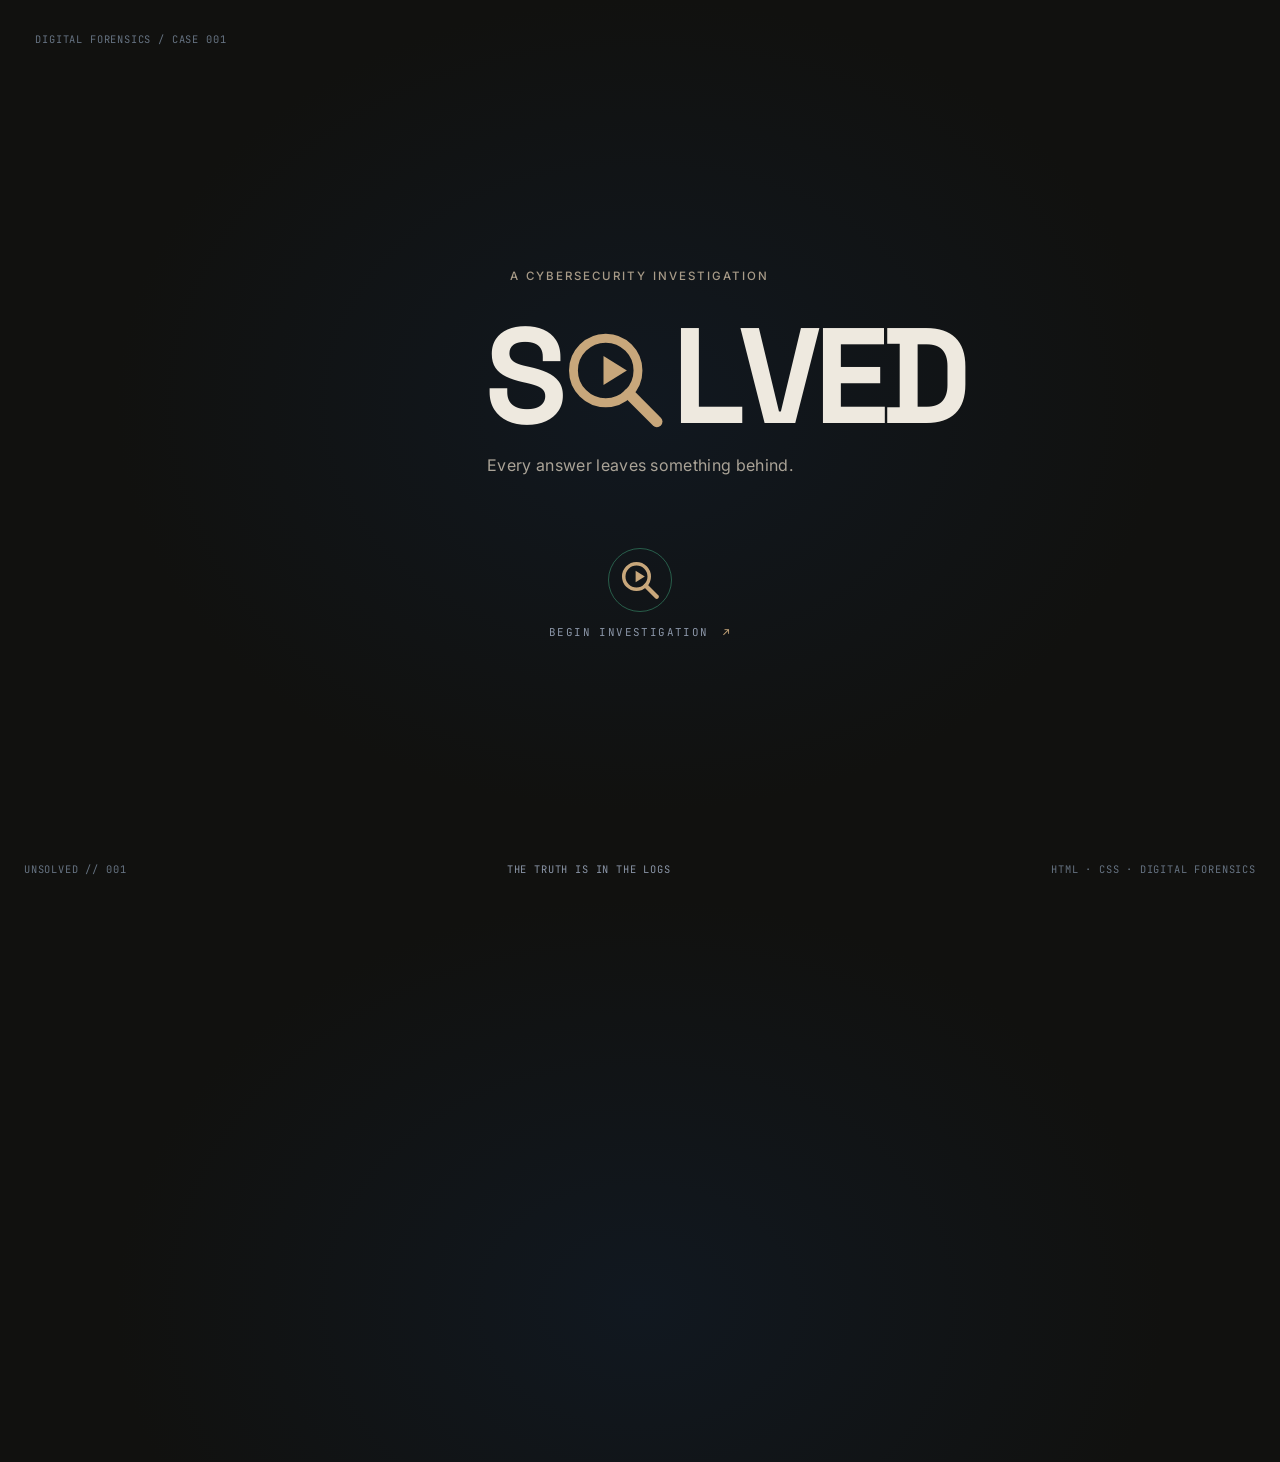
<file: index.html>
<!DOCTYPE html>
<html lang="en">
  <head>
    
    <meta charset="utf-8">
    <meta content="width=device-width, initial-scale=1" name="viewport">
    <meta content="#090b0f" name="theme-color">
    <meta content="UNSOLVED — a digital forensics investigation." name="description">
    <title>UNSOLVED — Every answer leaves something behind</title>
    <link href="https://fonts.googleapis.com" rel="preconnect">
    <link crossorigin href="https://fonts.gstatic.com" rel="preconnect">
    <link href="https://fonts.googleapis.com/css2?family=Inter:wght@400;500;600;700&amp;family=JetBrains+Mono:wght@400;500;600&amp;family=Space+Grotesk:wght@400;500;600;700&amp;display=swap" rel="stylesheet">
    
    <link href="css/variables.css" rel="stylesheet">
    <link href="css/main.css" rel="stylesheet">
    <link href="css/pages/intro.css" rel="stylesheet">
  </head>
  <body class="intro-page">
    
    <main class="intro-shell">
      <div class="intro-meta"><span class="status-dot"></span> DIGITAL FORENSICS / CASE 001</div>
      <div class="intro-center">
        <p class="eyebrow reveal">A CYBERSECURITY INVESTIGATION</p>
        <h1 class="brand-title"><span aria-hidden="true" class="fall-letter">U</span> <span aria-hidden="true" class="fall-letter">N</span> <span>S</span> <a aria-label="Begin investigation" class="brand-lens" href="pages/investigation.html" title="Begin investigation"><svg aria-hidden="true" viewbox="0 0 100 100"><circle cx="42" cy="42" fill="none" r="29" stroke="currentColor" stroke-width="8"></circle> <path d="M63 63 L88 88" fill="none" stroke="currentColor" stroke-linecap="round" stroke-width="10"></path> <path d="M36 29 L36 55 L57 42 Z" fill="currentColor" transform="translate(4 0)"></path></svg></a> <span>L</span> <span>V</span> <span>E</span> <span>D</span></h1>
        <p class="intro-tagline">Every answer leaves something behind.</p>
        <a aria-label="Begin investigation" class="start-control" href="pages/investigation.html"><span aria-hidden="true" class="start-lens"><svg viewbox="0 0 100 100"><circle cx="42" cy="42" fill="none" r="29" stroke="currentColor" stroke-width="8"></circle> <path d="M63 63 L88 88" fill="none" stroke="currentColor" stroke-linecap="round" stroke-width="10"></path> <path d="M36 29 L36 55 L57 42 Z" fill="currentColor" transform="translate(4 0)"></path></svg></span> <span class="start-label">BEGIN INVESTIGATION <span aria-hidden="true">↗</span></span></a>
      </div>
      <footer class="intro-footer"><span>UNSOLVED // 001</span> <span>THE TRUTH IS IN THE LOGS</span> <span>HTML · CSS · DIGITAL FORENSICS</span></footer>
    </main>
  </body>
</html>
</file>
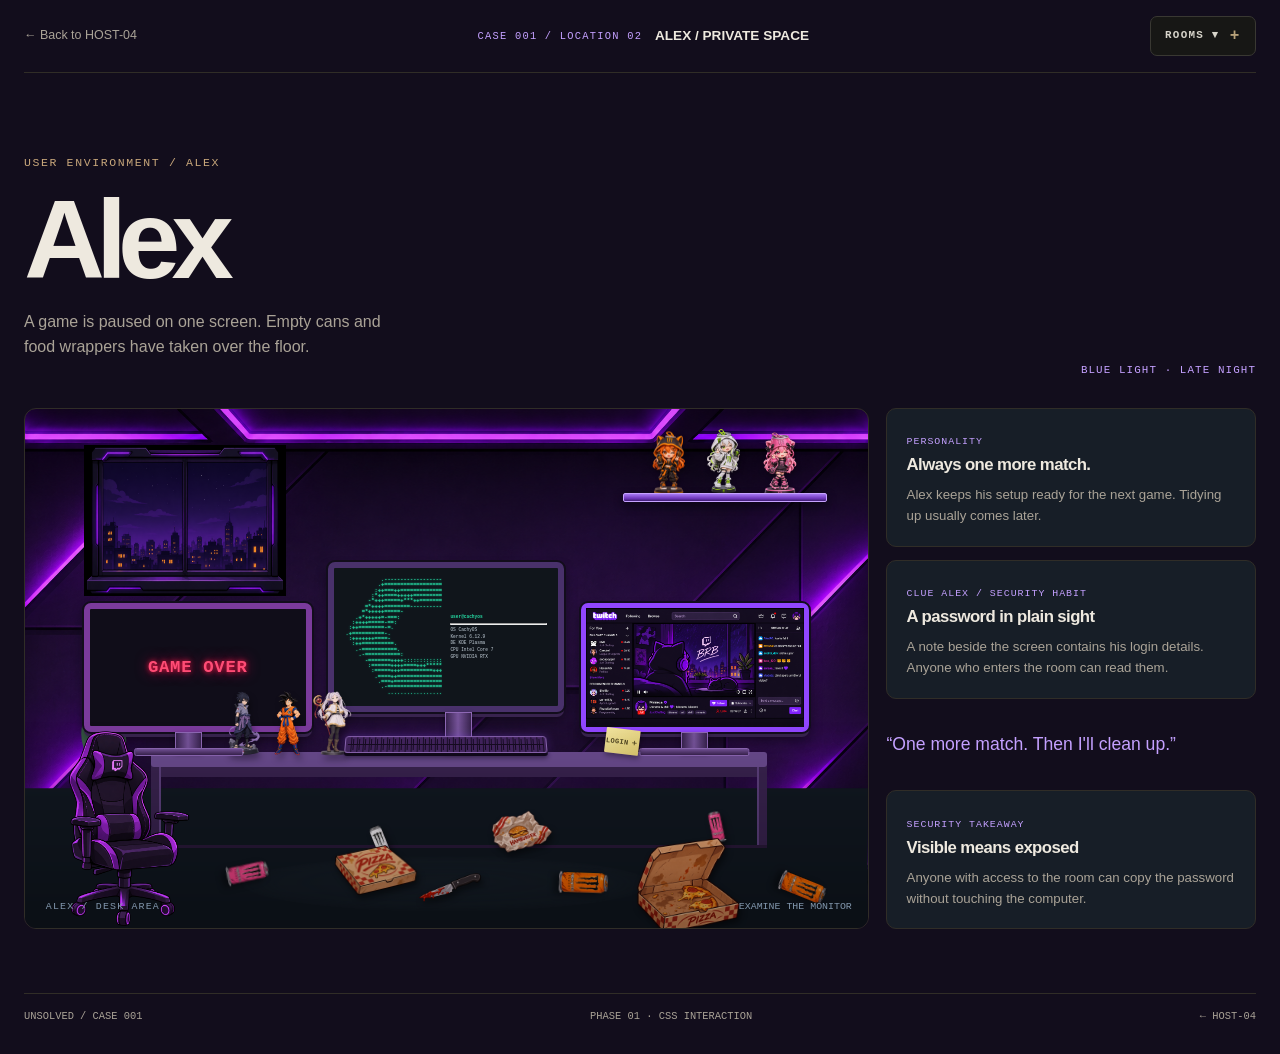
<file: pages/alex.html>
<!DOCTYPE html>
<html lang="en">
  <head>
    
    <meta charset="utf-8">
    <meta content="width=device-width, initial-scale=1" name="viewport">
    <meta content="#171511" name="theme-color">
    <title>Alex's room · Case 001 | UNSOLVED</title>
    
    <link href="../css/variables.css" rel="stylesheet">
    <link href="../css/main.css" rel="stylesheet">
    <link href="../css/layout.css" rel="stylesheet">
    <link href="../css/components.css" rel="stylesheet">
        <link href="../css/pages/rooms.css" rel="stylesheet">
  </head>
  <body class="room-page room-alex">
    
    <main class="container">
      
      <header class="room-top">
        <a class="room-back" href="investigation.html">← Back to HOST-04</a>
        <div class="room-identity"><span class="room-index">CASE 001 / LOCATION 02</span> <strong>ALEX / PRIVATE SPACE</strong></div>
        <details class="room-dropdown">
          <summary>ROOMS ▾</summary>
          <nav class="room-menu">
            <span class="menu-kicker">CASE 001 <i>/ SELECT LOCATION</i></span>
            <a href="alex.html"><b>01</b> <span><strong>Alex</strong> <small>GAMER · CACHY OS</small></span> <em>↗</em></a>
            <a href="maria.html"><b>02</b> <span><strong>Maria</strong> <small>ORGANIZED · LINUX MINT</small></span> <em>↗</em></a>
            <a href="david.html"><b>03</b> <span><strong>David</strong> <small>SECURITY · KALI LINUX</small></span> <em>↗</em></a>
            <a href="victor.html"><b>04</b> <span><strong>Victor</strong> <small>ASTRONOMY · FEDORA</small></span> <em>↗</em></a>
            <div class="menu-foot">4 ENVIRONMENTS <span>●</span></div>
          </nav>
        </details>
      </header>
      
      <section class="room-hero">
        <div>
          <span class="eyebrow">USER ENVIRONMENT / ALEX</span>
          <h1>Alex</h1>
          <p class="personality">A game is paused on one screen. Empty cans and food wrappers have taken over the floor.</p>
        </div>
        <span class="room-mood">BLUE LIGHT · LATE NIGHT</span>
      </section>
      
      <section class="room-layout">
        
        <div role="group" aria-label="Alex’s room, including interactive objects" class="room-art">
          <div class="window"></div>
          <div class="floor"></div>
          <div class="rug"></div>
          <input class="alex-cans-toggle" id="alex-cans-fall" type="checkbox" aria-label="Knock the figurines off Alex's shelf">
          <label class="books" for="alex-cans-fall">
            <img class="shelf-can shelf-pink" src="../assets/monster-figurine-pink.png" alt="Pink Monster chibi figurine">
            <img class="shelf-can shelf-white" src="../assets/monster-figurine-green.png" alt="Green Monster mascot figurine">
            <img class="shelf-can shelf-orange" src="../assets/monster-figurine-energy.png" alt="Monster energy chibi figurine">
          </label>
          <div class="plant"></div>
          
          <div class="desk"></div>
          <div class="alex-keyboard" role="img" aria-label="Compact dark keyboard"></div>
          <input class="alex-chair-toggle" id="alex-chair-roll" type="checkbox" aria-label="Roll Alex’s chair away">
          <label class="alex-chair-hit" for="alex-chair-roll" title="Click to roll the chair away"><img class="alex-chair" src="../assets/alex-chair.png" alt="Black and purple Twitch gaming chair"></label>
          <div class="monitor monitor-gameover"><span class="gameover-text">GAME OVER</span></div><div class="alex-monitor-stand stand-gameover" aria-hidden="true"></div>
          <div class="monitor monitor-twitch"><img class="twitch-screen-image" src="../assets/alex-twitch-screen.png" alt="Cartoon Twitch livestream interface"></div>
          <div class="alex-monitor-stand stand-twitch" aria-hidden="true"></div>
          <div class="monitor monitor-fedora"><div class="fedora-fetch"><pre class="fedora-logo cachy-logo">           .-------------------------:
          .+=========================.
         :++===++==================-       :++-
        :*++====+++++=============-        .==:
       -*+++=====+***++==========:
      =*++++========------------:
     =*+++++=====-                     ...
   .+*+++++=-===:                    .=+++=:
  :++++=====-==:                     -*****+
 :++========-=.                      .=+**+.
.+==========-.                          .
 :+++++++====-                                .--==-.
  :++==========.                             :+++++++:
   .-===========.                            =*****+*+
    .-===========:                           .+*****+:
      -=======++++:::::::::::::::::::::::::-:  .---:
       :======++++====+++******************=.
        :=====+++==========++++++++++++++*-
         .====++==============++++++++++*-
          .===+==================+++++++:
           .-=======================+++:
             ..........................</pre><div class="fedora-info"><b>user@cachyos</b><hr>OS CachyOS<br>Kernel 6.12.9<br>DE KDE Plasma<br>CPU Intel Core 7<br>GPU NVIDIA RTX</div></div></div><div class="alex-monitor-stand stand-fedora" aria-hidden="true"></div>

          <svg class="alex-clutter" viewBox="0 0 800 510">
            
            <g class="clutter-can" transform="translate(95 405) rotate(18)"><image href="../assets/monster-white.png" x="-10" y="-20" width="20" height="40" preserveAspectRatio="xMidYMid meet"/></g>
            <g class="clutter-can" transform="translate(205 455) rotate(78)"><image href="../assets/monster-pink.png" x="-15" y="-30" width="30" height="60" preserveAspectRatio="xMidYMid meet"/></g>
            <g class="clutter-can" transform="translate(335 425) rotate(-22)"><image href="../assets/monster-white.png" x="-12" y="-24" width="24" height="48" preserveAspectRatio="xMidYMid meet"/></g>
            <g class="clutter-can" transform="translate(535 465) rotate(92)"><image href="../assets/monster-orange.png" x="-18" y="-36" width="36" height="72" preserveAspectRatio="xMidYMid meet"/></g>
            <g class="clutter-can" transform="translate(665 410) rotate(-12)"><image href="../assets/monster-pink.png" x="-11" y="-22" width="22" height="44" preserveAspectRatio="xMidYMid meet"/></g>
            <g class="clutter-can" transform="translate(750 470) rotate(112)"><image href="../assets/monster-orange.png" x="-17" y="-34" width="34" height="68" preserveAspectRatio="xMidYMid meet"/></g>
            
            <image class="alex-trash-item trash-pizza-closed" href="../assets/alex-pizza-closed.png" x="285" y="420" width="92" height="62" preserveAspectRatio="xMidYMid meet"/>
            <image class="alex-trash-item trash-burger" href="../assets/alex-burger-wrapper.png" x="435" y="385" width="78" height="58" preserveAspectRatio="xMidYMid meet"/>
            <image class="alex-trash-item trash-knife" href="../assets/alex-knife.png" x="365" y="445" width="76" height="48" preserveAspectRatio="xMidYMid meet"/>
            <image class="alex-trash-item trash-pizza-open" href="../assets/alex-pizza-open.png" x="565" y="420" width="145" height="96" preserveAspectRatio="xMidYMid meet"/>
            
            <g class="alex-figures" transform="translate(56 0)">
              <image class="anime-collectible alex-figure" href="../assets/alex-sasuke.png" x="123.9" y="250" width="42" height="90" preserveAspectRatio="xMidYMax meet"/>
              <image class="anime-collectible alex-figure" href="../assets/alex-goku.png" x="168" y="250" width="42" height="90" preserveAspectRatio="xMidYMax meet"/>
              <image class="anime-collectible alex-figure" href="../assets/alex-frieren.png" x="212" y="250" width="42" height="90" preserveAspectRatio="xMidYMax meet"/>
            </g>
          </svg>
          <details class="object-note alex-note">
            <summary aria-label="Reveal Alex's sticky-note credentials">LOGIN</summary>
            <div class="alex-note-credentials"><span>username</span><strong>alex</strong><span>password</span><strong>BlueOrbit!27</strong></div>
          </details>
          <span class="room-label">ALEX / DESK AREA</span>
          <span class="hint">EXAMINE THE MONITOR</span>
        </div>
        <aside class="room-info">
          <section class="room-note">
            <span class="small-label">PERSONALITY</span>
            <h2>Always one more match.</h2>
            <p>Alex keeps his setup ready for the next game. Tidying up usually comes later.</p>
          </section>
          <section class="room-note">
            <span class="small-label">CLUE ALEX / SECURITY HABIT</span>
            <h2>A password in plain sight</h2>
            <p>A note beside the screen contains his login details. Anyone who enters the room can read them.</p>
          </section>
          <div class="room-quote">“One more match. Then I'll clean up.”</div>
          <section class="room-note">
            <span class="small-label">SECURITY TAKEAWAY</span>
            <h2>Visible means exposed</h2>
            <p>Anyone with access to the room can copy the password without touching the computer.</p>
          </section>
        </aside>
      </section>
      
      <footer class="room-footer"><span>UNSOLVED / CASE 001</span> <span>PHASE 01 · CSS INTERACTION</span> <a href="investigation.html">← HOST-04</a></footer>
    </main>
  </body>
</html>
</file>
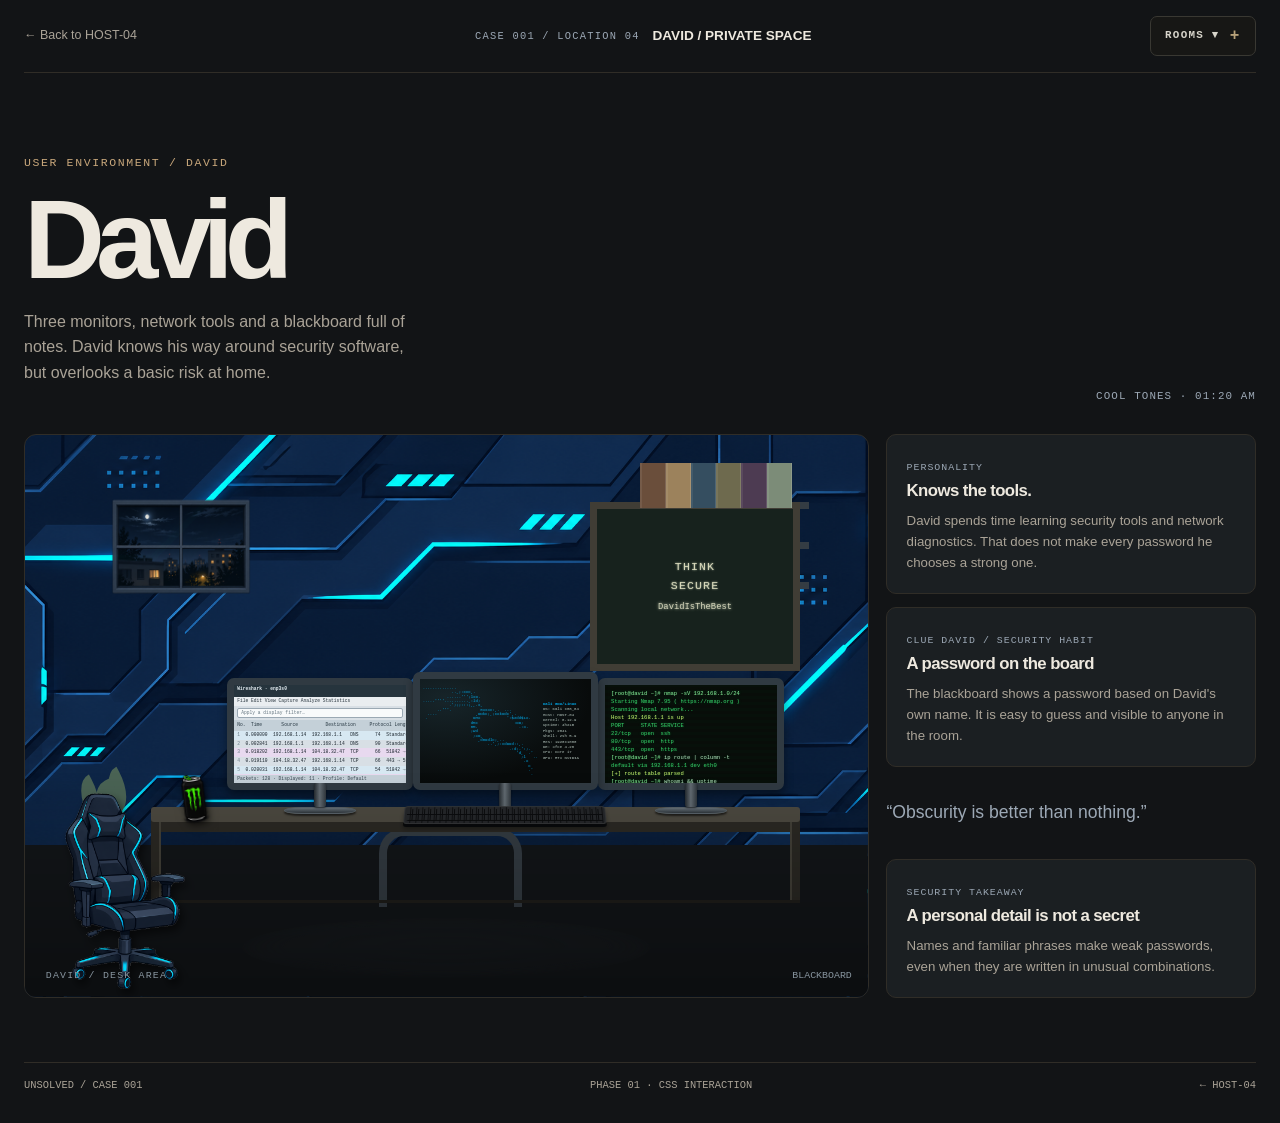
<file: pages/david.html>
<!DOCTYPE html>
<html lang="en">
  <head>
    
    <meta charset="utf-8">
    <meta content="width=device-width, initial-scale=1" name="viewport">
    <meta content="#171511" name="theme-color">
    <title>David's room · Case 001 | UNSOLVED</title>
    
    <link href="../css/variables.css" rel="stylesheet">
    <link href="../css/main.css" rel="stylesheet">
    <link href="../css/layout.css" rel="stylesheet">
    <link href="../css/components.css" rel="stylesheet">
        <link href="../css/pages/rooms.css" rel="stylesheet">
  </head>
  <body class="room-page room-david">
    
    <main class="container">
      
      <header class="room-top">
        <a class="room-back" href="investigation.html">← Back to HOST-04</a>
        <div class="room-identity"><span class="room-index">CASE 001 / LOCATION 04</span> <strong>DAVID / PRIVATE SPACE</strong></div>
        <details class="room-dropdown">
          <summary>ROOMS ▾</summary>
          <nav class="room-menu">
            <span class="menu-kicker">CASE 001 <i>/ SELECT LOCATION</i></span>
            <a href="alex.html"><b>01</b> <span><strong>Alex</strong> <small>GAMER · CACHY OS</small></span> <em>↗</em></a>
            <a href="maria.html"><b>02</b> <span><strong>Maria</strong> <small>ORGANIZED · LINUX MINT</small></span> <em>↗</em></a>
            <a href="david.html"><b>03</b> <span><strong>David</strong> <small>SECURITY · KALI LINUX</small></span> <em>↗</em></a>
            <a href="victor.html"><b>04</b> <span><strong>Victor</strong> <small>ASTRONOMY · FEDORA</small></span> <em>↗</em></a>
            <div class="menu-foot">4 ENVIRONMENTS <span>●</span></div>
          </nav>
        </details>
      </header>
      
      <section class="room-hero">
        <div>
          <span class="eyebrow">USER ENVIRONMENT / DAVID</span>
          <h1>David</h1>
          <p class="personality">Three monitors, network tools and a blackboard full of notes. David knows his way around security software, but overlooks a basic risk at home.</p>
        </div>
        <span class="room-mood">COOL TONES · 01:20 AM</span>
      </section>
      
      <section class="room-layout">
        
        <div role="group" aria-label="David’s room, including interactive chair and can" class="room-art">
          <div class="window"><img src="../assets/david-window.png" alt="Nighttime apartment view from David’s window"></div>
          <div class="floor"></div>
          <div class="rug"></div>
          <div class="shelf"></div>
          
          <input class="book-fall-toggle" id="david-books-fall" type="checkbox" aria-label="Knock David's books off the shelf">
          <label class="books interactive" for="david-books-fall" aria-label="Click to knock the books down"><span></span><span></span><span></span><span></span><span></span><span></span></label>
          <div class="poster david-board">THINK <br> SECURE <br> <small>DavidIsTheBest</small></div>
          <div class="plant"></div>
          <input class="chair-toggle" id="david-chair" type="checkbox" aria-label="Move David's chair">
          <label class="david-chair interactive" for="david-chair" aria-label="Click to roll David's chair away"><img src="../assets/david-chair.png" alt="Dark cyber gaming chair with cyan accents"></label>
          
          <div class="desk"></div>
          <div class="david-keyboard" role="img" aria-label="Compact dark keyboard"></div>
          
          <input class="monster-toggle" id="david-monster" type="checkbox" aria-label="Knock the Monster can over"><label class="monster-pink interactive" for="david-monster" aria-label="Click to knock over the Monster can"><img src="../assets/monster-can.png" alt="Black Monster Energy can with neon green claw logo"></label>
          <div class="monitor monitor-left"><span class="monitor-base" aria-hidden="true"></span><div class="david-wireshark" aria-hidden="true"><div class="ws-title">Wireshark · enp3s0</div><div class="ws-menu">File Edit View Capture Analyze Statistics</div><div class="ws-filter">Apply a display filter…</div><div class="ws-head">No.  Time       Source          Destination     Protocol Length Info</div><div class="ws-packets"><div><b>1</b>  0.000000  192.168.1.14  192.168.1.1   DNS      74  Standard query A example.com</div><div><b>2</b>  0.002841  192.168.1.1   192.168.1.14  DNS      90  Standard query response</div><div><b>3</b>  0.018202  192.168.1.14  104.18.32.47  TCP      66  51842 → 443 [SYN]</div><div><b>4</b>  0.019110  104.18.32.47  192.168.1.14  TCP      66  443 → 51842 [SYN, ACK]</div><div><b>5</b>  0.020031  192.168.1.14  104.18.32.47  TCP      54  51842 → 443 [ACK]</div><div><b>6</b>  0.043812  192.168.1.14  104.18.32.47  TLSv1.3  517  Client Hello</div><div><b>7</b>  0.061245  104.18.32.47  192.168.1.14  TLSv1.3  1440 Server Hello</div><div><b>8</b>  0.078100  192.168.1.14  192.168.1.1   DNS      74  Standard query AAAA example.com</div><div><b>9</b>  0.082902  192.168.1.1   192.168.1.14  DNS      102 Standard query response</div><div><b>10</b> 0.091240  192.168.1.14  224.0.0.251   MDNS     86  Query PTR _services._dns</div><div><b>11</b> 0.103400  192.168.1.14  104.18.32.47  TCP      66  51842 → 443 [ACK]</div></div><div class="ws-status">Packets: 128 · Displayed: 11 · Profile: Default</div></div></div>
          <div class="monitor monitor-center"><span class="monitor-base" aria-hidden="true"></span><div class="david-fastfetch" aria-hidden="true"><pre class="fetch-logo">..............
            ..,;:ccc,.
          ......''';lxO.
.....''''..........,:ld;
           .';;;:::;,,.x,
      ..'''.            0Xxoc:,.  ...
  ....                ,ONkc;,;cokOdc',.
 .                   OMo           ':$2dd$1o.
                    dMc               :OO;
                    0M.                 .:o.
                    ;Wd
                     ;XO,
                       ,d0Odlc;,..
                           ..',;:cdOOd::,.
                                    .:d;.':;.
                                       'd,  .'
                                         ;l   ..
                                          .o
                                            c
                                            .'
                                             .</pre><pre class="fetch-info"><b>Kali GNU/Linux</b>
OS: Kali x86_64
Host: HOST-04
Kernel: 6.12.9
Uptime: 4h21m
Pkgs: 2841
Shell: zsh 5.9
Res: 1920x1080
DE: Xfce 4.20
CPU: Core i7
GPU: RTX NVIDIA</pre></div></div>
          <div class="monitor monitor-right"><span class="monitor-base" aria-hidden="true"></span><div class="david-terminal" aria-hidden="true"><pre><span>[root@david ~]# nmap -sV 192.168.1.0/24</span>
Starting Nmap 7.95 ( https://nmap.org )
Scanning local network...
<span class="term-ok">Host 192.168.1.1 is up</span>
PORT     STATE SERVICE
22/tcp   open  ssh
80/tcp   open  http
443/tcp  open  https
<span>[root@david ~]# </span><i>ip route | column -t</i>
default via 192.168.1.1 dev eth0
<span class="term-ok">[+] route table parsed</span>
<span>[root@david ~]# </span><i>whoami &amp;&amp; uptime</i>
root
01:20:41 up 4:21, 1 user</pre></div></div>
          <div class="chair"></div>
          <span class="room-label">DAVID / DESK AREA</span>
          <span class="hint">BLACKBOARD</span>
        </div>
        <aside class="room-info">
          <section class="room-note">
            <span class="small-label">PERSONALITY</span>
            <h2>Knows the tools.</h2>
            <p>David spends time learning security tools and network diagnostics. That does not make every password he chooses a strong one.</p>
          </section>
          <section class="room-note">
            <span class="small-label">CLUE DAVID / SECURITY HABIT</span>
            <h2>A password on the board</h2>
            <p>The blackboard shows a password based on David's own name. It is easy to guess and visible to anyone in the room.</p>
          </section>
          <div class="room-quote">“Obscurity is better than nothing.”</div>
          <section class="room-note">
            <span class="small-label">SECURITY TAKEAWAY</span>
            <h2>A personal detail is not a secret</h2>
            <p>Names and familiar phrases make weak passwords, even when they are written in unusual combinations.</p>
          </section>
        </aside>
      </section>
      
      <footer class="room-footer"><span>UNSOLVED / CASE 001</span> <span>PHASE 01 · CSS INTERACTION</span> <a href="investigation.html">← HOST-04</a></footer>
    </main>
  </body>
</html>
</file>
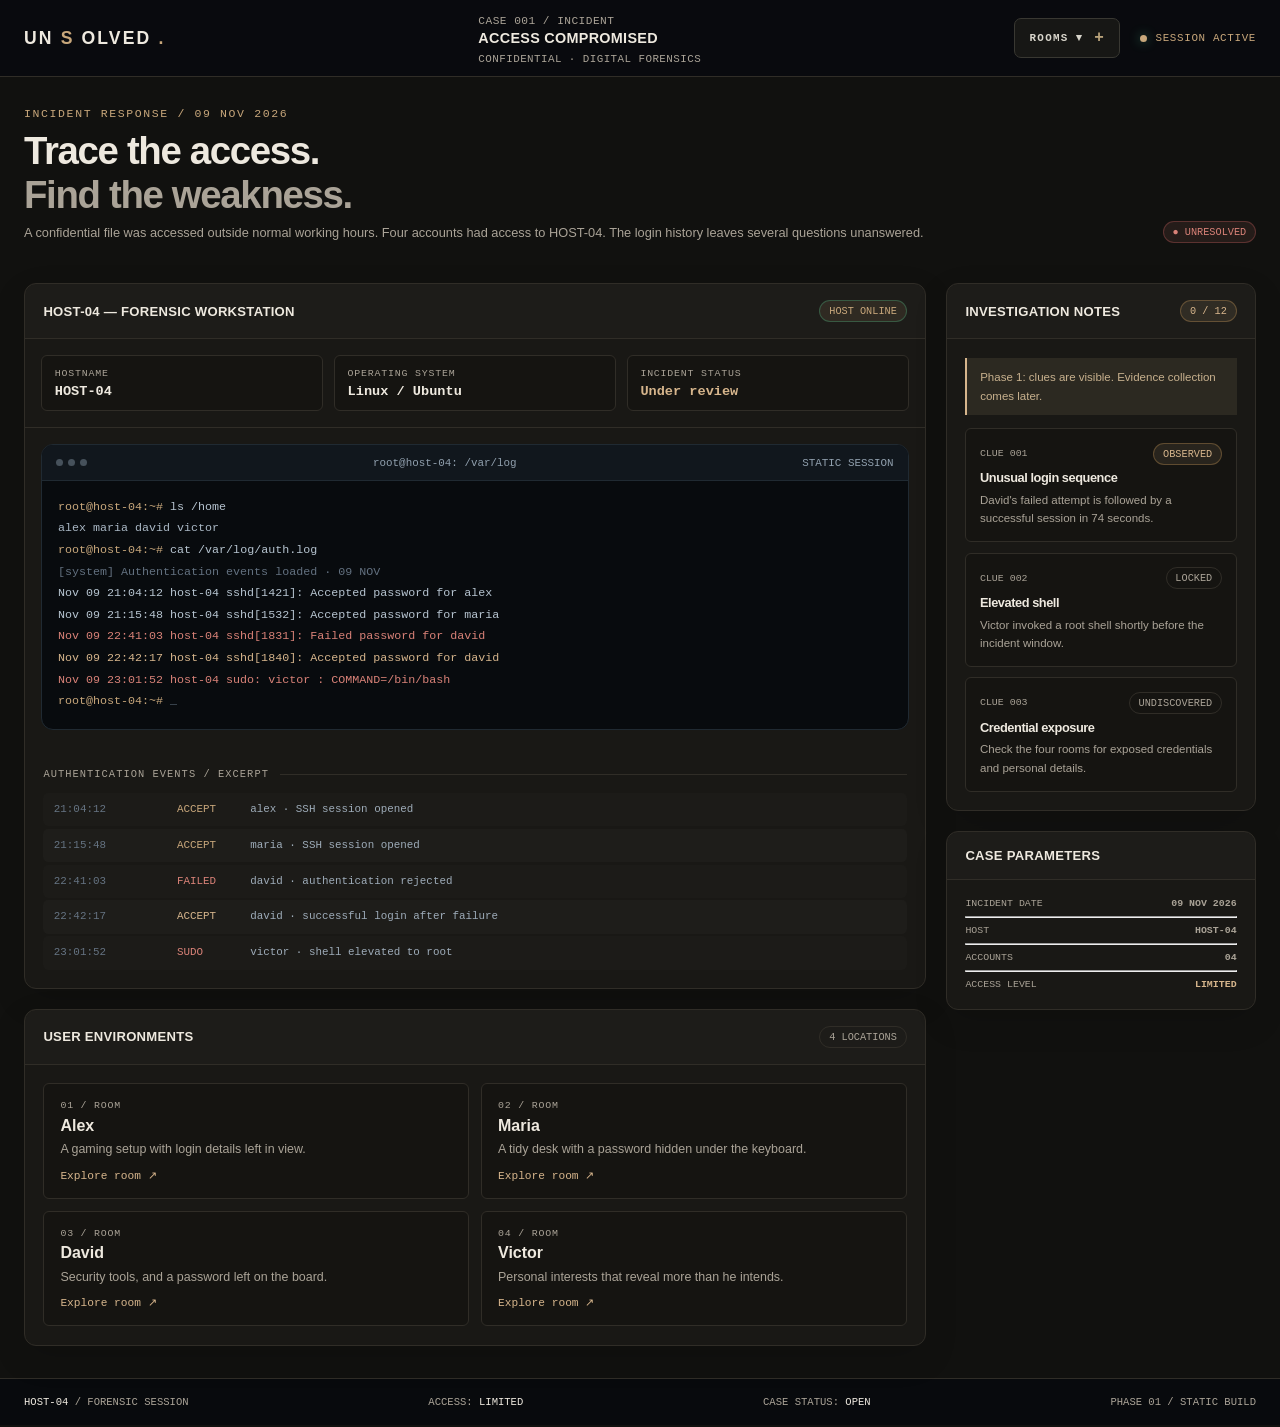
<file: pages/investigation.html>
<!DOCTYPE html>
<html lang="en">
  <head>
    
    <meta charset="utf-8">
    <meta content="width=device-width, initial-scale=1" name="viewport">
    <meta content="#11110f" name="theme-color">
    <title>Case 001 · Host-04 | UNSOLVED</title>
    <link href="../css/variables.css" rel="stylesheet">
    <link href="../css/main.css" rel="stylesheet">
    <link href="../css/layout.css" rel="stylesheet">
    <link href="../css/components.css" rel="stylesheet">
    <link href="../css/pages/investigation.css" rel="stylesheet">
  </head>
  <body>
    <a class="skip-link" href="#main">Skip to investigation</a>
    
    <header class="topbar">
      <div class="container topbar-inner">
        <a class="wordmark" href="../index.html">UN <span>S</span> OLVED <span>.</span></a>
        <div class="case-heading">
          <div><span class="case-id">CASE 001 / INCIDENT</span> <strong>ACCESS COMPROMISED</strong> <small>CONFIDENTIAL · DIGITAL FORENSICS</small></div>
        </div>
        <div class="header-right">
          <details class="room-dropdown">
            <summary>ROOMS ▾</summary>
            <nav class="room-menu">
              <span class="menu-kicker">CASE 001 <i>/ SELECT LOCATION</i></span>
              <a href="alex.html"><b>01</b> <span><strong>Alex</strong> <small>GAMER · CACHY OS</small></span> <em>↗</em></a>
              <a href="maria.html"><b>02</b> <span><strong>Maria</strong> <small>ORGANIZED · LINUX MINT</small></span> <em>↗</em></a>
              <a href="david.html"><b>03</b> <span><strong>David</strong> <small>SECURITY · KALI LINUX</small></span> <em>↗</em></a>
              <a href="victor.html"><b>04</b> <span><strong>Victor</strong> <small>ASTRONOMY · FEDORA</small></span> <em>↗</em></a>
              <div class="menu-foot">4 ENVIRONMENTS <span>●</span></div>
            </nav>
          </details>
          <span class="system-status"><span class="status-dot"></span> SESSION ACTIVE</span>
        </div>
      </div>
    </header>
    
    <main class="container" id="main">
      <div class="case-intro">
        <div>
          <span class="eyebrow">INCIDENT RESPONSE / 09 NOV 2026</span>
          <h1>Trace the access. <br> <span class="muted">Find the weakness.</span></h1>
          <p>A confidential file was accessed outside normal working hours. Four accounts had access to HOST-04. The login history leaves several questions unanswered.</p>
        </div>
        <span class="badge badge-red">● UNRESOLVED</span>
      </div>
      
      <section class="workspace" id="computer">
        <div class="main-column">
          
          <article class="panel">
            <header class="panel-header">
              <h2 class="panel-title">HOST-04 — FORENSIC WORKSTATION</h2>
              <span class="badge badge-green">HOST ONLINE</span>
            </header>
            <div class="host-overview">
              <div class="metric"><small>Hostname</small> <strong>HOST-04</strong></div>
              <div class="metric"><small>Operating system</small> <strong>Linux / Ubuntu</strong></div>
              <div class="metric"><small>Incident status</small> <strong class="text-amber">Under review</strong></div>
            </div>
            
            <div class="terminal terminal-block">
              <div class="terminal-bar"><span class="window-dots"><i></i> <i></i> <i></i></span> <span>root@host-04: /var/log</span> <span>STATIC SESSION</span></div>
              <div class="terminal-content"><span class="terminal-line"><span class="prompt">root@host-04:~#</span> ls /home</span> <span class="terminal-line output">alex maria david victor</span> <span class="terminal-line"><span class="prompt">root@host-04:~#</span> cat /var/log/auth.log</span> <span class="terminal-line log-dim">[system] Authentication events loaded · 09 NOV</span> <span class="terminal-line">Nov 09 21:04:12 host-04 sshd[1421]: Accepted password for alex</span> <span class="terminal-line">Nov 09 21:15:48 host-04 sshd[1532]: Accepted password for maria</span> <span class="terminal-line log-danger">Nov 09 22:41:03 host-04 sshd[1831]: Failed password for david</span> <span class="terminal-line log-warn">Nov 09 22:42:17 host-04 sshd[1840]: Accepted password for david</span> <span class="terminal-line log-danger">Nov 09 23:01:52 host-04 sudo: victor : COMMAND=/bin/bash</span> <span class="terminal-line"><span class="prompt">root@host-04:~#</span> <span class="log-dim">_</span></span></div>
            </div>
            <div class="panel-body">
              <div class="section-divider">Authentication events / excerpt</div>
              <div class="log-table">
                <div class="log-row"><span class="time">21:04:12</span> <span class="event">ACCEPT</span> <span>alex · SSH session opened</span></div>
                <div class="log-row"><span class="time">21:15:48</span> <span class="event">ACCEPT</span> <span>maria · SSH session opened</span></div>
                <div class="log-row danger"><span class="time">22:41:03</span> <span class="event">FAILED</span> <span>david · authentication rejected</span></div>
                <div class="log-row warning"><span class="time">22:42:17</span> <span class="event">ACCEPT</span> <span>david · successful login after failure</span></div>
                <div class="log-row danger"><span class="time">23:01:52</span> <span class="event">SUDO</span> <span>victor · shell elevated to root</span></div>
              </div>
            </div>
          </article>
          <article class="panel">
            <header class="panel-header">
              <h2 class="panel-title">USER ENVIRONMENTS</h2>
              <span class="badge">4 LOCATIONS</span>
            </header>
            <div class="panel-body user-cards">
              <a class="user-card alex-card" href="alex.html">
                <span class="user-card-number">01 / ROOM</span>
                <span class="user-card-name">Alex</span>
                <span class="user-card-description">A gaming setup with login details left in view.</span>
                <span class="user-card-arrow">Explore room ↗</span>
              </a>
              <a class="user-card maria-card" href="maria.html">
                <span class="user-card-number">02 / ROOM</span>
                <span class="user-card-name">Maria</span>
                <span class="user-card-description">A tidy desk with a password hidden under the keyboard.</span>
                <span class="user-card-arrow">Explore room ↗</span>
              </a>
              <a class="user-card david-card" href="david.html">
                <span class="user-card-number">03 / ROOM</span>
                <span class="user-card-name">David</span>
                <span class="user-card-description">Security tools, and a password left on the board.</span>
                <span class="user-card-arrow">Explore room ↗</span>
              </a>
              <a class="user-card victor-card" href="victor.html">
                <span class="user-card-number">04 / ROOM</span>
                <span class="user-card-name">Victor</span>
                <span class="user-card-description">Personal interests that reveal more than he intends.</span>
                <span class="user-card-arrow">Explore room ↗</span>
              </a>
            </div>
          </article>
        </div>
        <aside class="side-column">
          <section class="panel">
            <header class="panel-header">
              <h2 class="panel-title">INVESTIGATION NOTES</h2>
              <span class="badge badge-amber">0 / 12</span>
            </header>
            <div class="panel-body">
              <div class="callout">Phase 1: clues are visible. Evidence collection comes later.</div>
              <div class="evidence-card evidence-card-spaced">
                <div class="evidence-meta"><span>CLUE 001</span> <span class="badge badge-amber">OBSERVED</span></div>
                <h3>Unusual login sequence</h3>
                <p>David's failed attempt is followed by a successful session in 74 seconds.</p>
              </div>
              <div class="evidence-card">
                <div class="evidence-meta"><span>CLUE 002</span> <span class="badge">LOCKED</span></div>
                <h3>Elevated shell</h3>
                <p>Victor invoked a root shell shortly before the incident window.</p>
              </div>
              <div class="evidence-card">
                <div class="evidence-meta"><span>CLUE 003</span> <span class="badge">UNDISCOVERED</span></div>
                <h3>Credential exposure</h3>
                <p>Check the four rooms for exposed credentials and personal details.</p>
              </div>
            </div>
          </section>
          <section class="panel">
            <header class="panel-header">
              <h2 class="panel-title">CASE PARAMETERS</h2>
            </header>
            <div class="panel-body">
              <div class="evidence-meta"><span>INCIDENT DATE</span> <strong>09 NOV 2026</strong></div>
              <hr>
              <div class="evidence-meta"><span>HOST</span> <strong>HOST-04</strong></div>
              <hr>
              <div class="evidence-meta"><span>ACCOUNTS</span> <strong>04</strong></div>
              <hr>
              <div class="evidence-meta"><span>ACCESS LEVEL</span> <strong class="text-amber">LIMITED</strong></div>
            </div>
          </section>
        </aside>
      </section>
    </main>
    
    <footer class="statusbar">
      <div class="container statusbar-inner"><span><strong>HOST-04</strong> / FORENSIC SESSION</span> <span>ACCESS: <strong class="text-amber">LIMITED</strong></span> <span>CASE STATUS: <strong>OPEN</strong></span> <span>PHASE 01 / STATIC BUILD</span></div>
    </footer>
  </body>
</html>
</file>
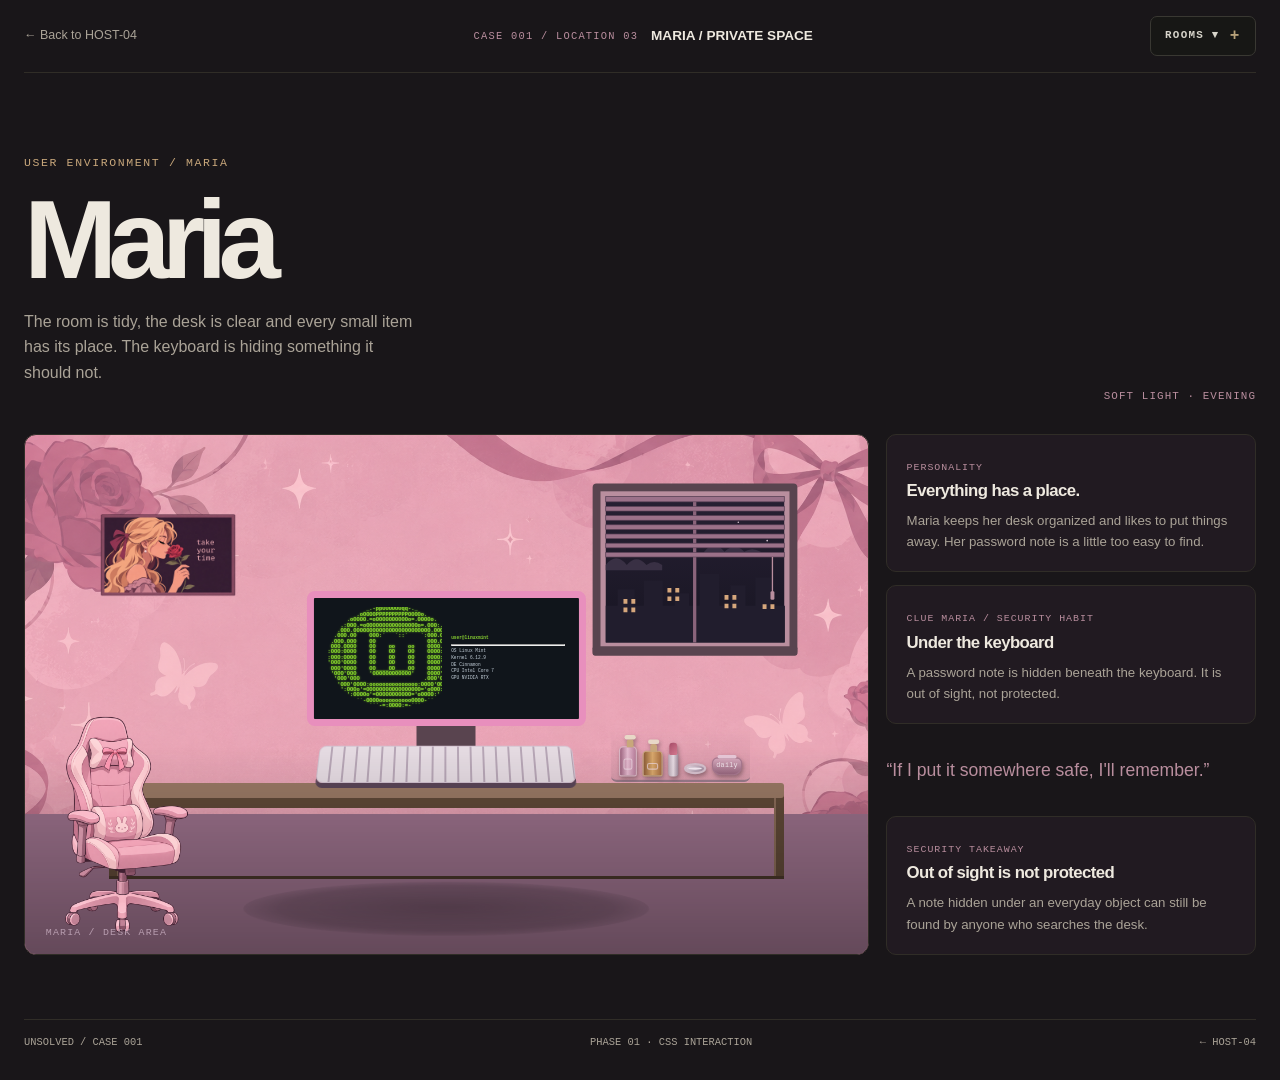
<file: pages/maria.html>
<!DOCTYPE html>
<html lang="en">
  <head>
    
    <meta charset="utf-8">
    <meta content="width=device-width, initial-scale=1" name="viewport">
    <meta content="#171511" name="theme-color">
    <title>Maria's room · Case 001 | UNSOLVED</title>
    
    <link href="../css/variables.css" rel="stylesheet">
    <link href="../css/main.css" rel="stylesheet">
    <link href="../css/layout.css" rel="stylesheet">
    <link href="../css/components.css" rel="stylesheet">
        <link href="../css/pages/rooms.css" rel="stylesheet">
  </head>
  <body class="room-page room-maria">
    
    <main class="container">
      
      <header class="room-top">
        <a class="room-back" href="investigation.html">← Back to HOST-04</a>
        <div class="room-identity"><span class="room-index">CASE 001 / LOCATION 03</span> <strong>MARIA / PRIVATE SPACE</strong></div>
        <details class="room-dropdown">
          <summary>ROOMS ▾</summary>
          <nav class="room-menu">
            <span class="menu-kicker">CASE 001 <i>/ SELECT LOCATION</i></span>
            <a href="alex.html"><b>01</b> <span><strong>Alex</strong> <small>GAMER · CACHY OS</small></span> <em>↗</em></a>
            <a href="maria.html"><b>02</b> <span><strong>Maria</strong> <small>ORGANIZED · LINUX MINT</small></span> <em>↗</em></a>
            <a href="david.html"><b>03</b> <span><strong>David</strong> <small>SECURITY · KALI LINUX</small></span> <em>↗</em></a>
            <a href="victor.html"><b>04</b> <span><strong>Victor</strong> <small>ASTRONOMY · FEDORA</small></span> <em>↗</em></a>
            <div class="menu-foot">4 ENVIRONMENTS <span>●</span></div>
          </nav>
        </details>
      </header>
      
      <section class="room-hero">
        <div>
          <span class="eyebrow">USER ENVIRONMENT / MARIA</span>
          <h1>Maria</h1>
          <p class="personality">The room is tidy, the desk is clear and every small item has its place. The keyboard is hiding something it should not.</p>
        </div>
        <span class="room-mood">SOFT LIGHT · EVENING</span>
      </section>
      
      <section class="room-layout">
        
        <div role="group" aria-label="Maria’s room, including interactive chair and keyboard clue" class="room-art">
          <img class="maria-window-image" src="../assets/maria-window.svg" alt="Window overlooking a moonless night city">
          <div class="floor"></div>
          <div class="rug"></div>

          <div class="vanity-set" aria-hidden="true">
            <div class="perfume perfume-rose"><span></span></div>
            <div class="perfume perfume-amber"><span></span></div>
            <div class="lipstick"><span></span></div>
            <div class="compact"><span></span></div>
            <div class="makeup-pouch">daily</div>
          </div>
          <img class="maria-poster-image" src="../assets/maria-poster.png" alt="Blonde woman smelling a rose with the words take your time">
          <div class="plant"></div>
          
          <div class="desk"></div>
          <div class="monitor monitor-fedora"><div class="fedora-fetch"><pre class="fedora-logo mint-logo">            _.-ppOOOOOOqq-._
         .oOOOOPPPPPPPPPPOOOOo.
      .oOOOO.=oOOOOOOOOOOo=.OOOOo.
    .:OOO.=oOOOOOOOOOOOOOOOOo=.OOO:.
   .OOO.OOOOOOOOOOOOOOOOOOOOOOOO.OOO.
  .OOO.OO    OOO:´   `::´    `:OOO.OO:
 .OOO.OOO    OO                OOO.OOO:
 OOO.OOOO    OO    oo    oo    OOOO.OOO
:OOO:OOOO    OO    OO    OO    OOOO:OOO:
:OOO:OOOO    OO    OO    OO    OOOO:OOO:
'OOO'OOOO    OO    OO    OO    OOOO'OOO'
 OOO'OOOO    OO____OO____OO    OOOO'OOO'
 'OOO'OOO    'OOOOOOOOOOOO'    OOOO'OOO
  'OOO'OOO                    .OOO'OOO'
   'OOO'OOOO:ooooooooooooooo:OOOO'OOO'
    ':OOOo'=OOOOOOOOOOOOOOOOO='oOOO:'
      ':OOOOo'=OOOOOOOOOOO='oOOOO:'
         ``-OOOOooooooooooOOOO-´´
             ```-=:OOOO:=-´´´</pre><div class="fedora-info"><b>user@linuxmint</b><hr>OS Linux Mint<br>Kernel 6.12.9<br>DE Cinnamon<br>CPU Intel Core 7<br>GPU NVIDIA RTX</div></div></div>
          <div class="monitor-stand" aria-hidden="true"></div>
          <input class="maria-chair-toggle" id="maria-chair-roll" type="checkbox" aria-label="Roll Maria’s chair away"><label class="maria-chair-hit" for="maria-chair-roll" title="Click to roll the chair away"><img class="maria-chair" src="../assets/maria-chair.png" alt="Pink office chair with bunny cushion"></label>
          
          <input class="reveal-toggle" id="maria-key-reveal" type="checkbox" aria-label="Reveal the password under Maria’s keyboard">
          <label class="keyboard-label" for="maria-key-reveal"><span class="visually-hidden">Lift Maria’s keyboard</span></label>
          <div aria-hidden="true" class="keyboard interactive"></div>
          <div aria-live="polite" class="hidden-paper"><strong>MARIA / LOGIN</strong> SilverMaple_8</div>
          <span class="room-label">MARIA / DESK AREA</span>
        </div>
        <aside class="room-info">
          <section class="room-note">
            <span class="small-label">PERSONALITY</span>
            <h2>Everything has a place.</h2>
            <p>Maria keeps her desk organized and likes to put things away. Her password note is a little too easy to find.</p>
          </section>
          <section class="room-note">
            <span class="small-label">CLUE MARIA / SECURITY HABIT</span>
            <h2>Under the keyboard</h2>
            <p>A password note is hidden beneath the keyboard. It is out of sight, not protected.</p>
          </section>
          <div class="room-quote">“If I put it somewhere safe, I'll remember.”</div>
          <section class="room-note">
            <span class="small-label">SECURITY TAKEAWAY</span>
            <h2>Out of sight is not protected</h2>
            <p>A note hidden under an everyday object can still be found by anyone who searches the desk.</p>
          </section>
        </aside>
      </section>
      
      <footer class="room-footer"><span>UNSOLVED / CASE 001</span> <span>PHASE 01 · CSS INTERACTION</span> <a href="investigation.html">← HOST-04</a></footer>
    </main>
  </body>
</html>
</file>
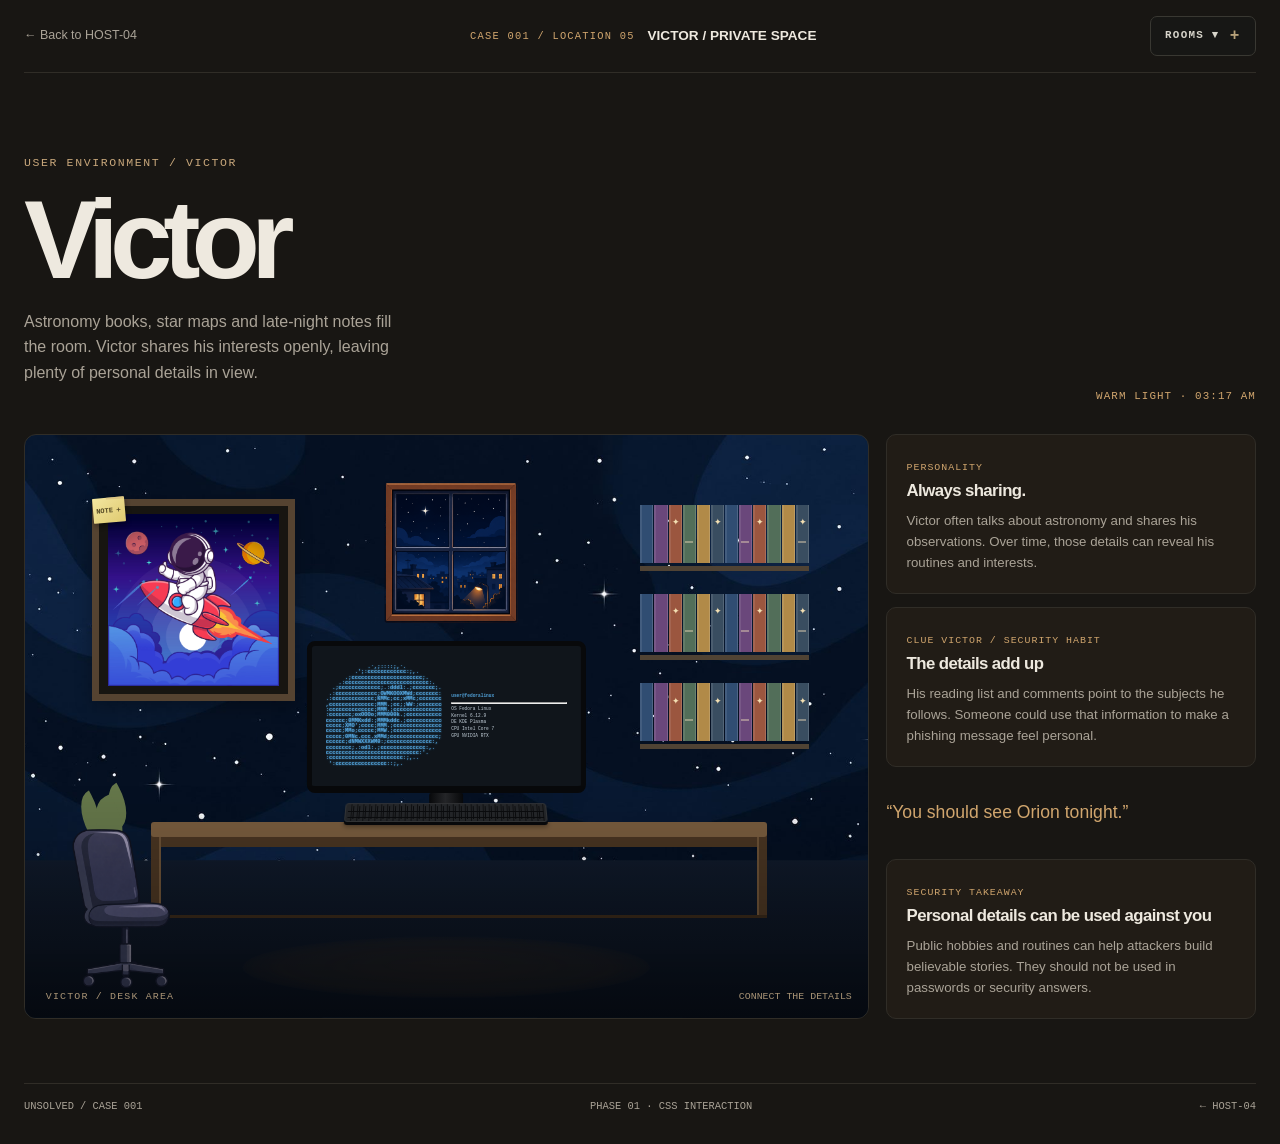
<file: pages/victor.html>
<!DOCTYPE html>
<html lang="en">
  <head>
    
    <meta charset="utf-8">
    <meta content="width=device-width, initial-scale=1" name="viewport">
    <meta content="#171511" name="theme-color">
    <title>Victor's room · Case 001 | UNSOLVED</title>
    
    <link href="../css/variables.css" rel="stylesheet">
    <link href="../css/main.css" rel="stylesheet">
    <link href="../css/layout.css" rel="stylesheet">
    <link href="../css/components.css" rel="stylesheet">
        <link href="../css/pages/rooms.css" rel="stylesheet">
  </head>
  <body class="room-page room-victor">
    
    <main class="container">
      
      <header class="room-top">
        <a class="room-back" href="investigation.html">← Back to HOST-04</a>
        <div class="room-identity"><span class="room-index">CASE 001 / LOCATION 05</span> <strong>VICTOR / PRIVATE SPACE</strong></div>
        <details class="room-dropdown">
          <summary>ROOMS ▾</summary>
          <nav class="room-menu">
            <span class="menu-kicker">CASE 001 <i>/ SELECT LOCATION</i></span>
            <a href="alex.html"><b>01</b> <span><strong>Alex</strong> <small>GAMER · CACHY OS</small></span> <em>↗</em></a>
            <a href="maria.html"><b>02</b> <span><strong>Maria</strong> <small>ORGANIZED · LINUX MINT</small></span> <em>↗</em></a>
            <a href="david.html"><b>03</b> <span><strong>David</strong> <small>SECURITY · KALI LINUX</small></span> <em>↗</em></a>
            <a href="victor.html"><b>04</b> <span><strong>Victor</strong> <small>ASTRONOMY · FEDORA</small></span> <em>↗</em></a>
            <div class="menu-foot">4 ENVIRONMENTS <span>●</span></div>
          </nav>
        </details>
      </header>
      
      <section class="room-hero">
        <div>
          <span class="eyebrow">USER ENVIRONMENT / VICTOR</span>
          <h1>Victor</h1>
          <p class="personality">Astronomy books, star maps and late-night notes fill the room. Victor shares his interests openly, leaving plenty of personal details in view.</p>
        </div>
        <span class="room-mood">WARM LIGHT · 03:17 AM</span>
      </section>
      
      <section class="room-layout">
        
        <div role="group" aria-label="Victor’s room, including interactive chair and books" class="room-art">
          <div class="window"><img src="../assets/victor-window.png" alt="Starry rooftop view from a second-floor window"></div>
          <div class="floor"></div>
          <div class="rug"></div>
          
          <div class="victor-library" role="group" aria-label="Three shelves of astronomy books">
            <input class="victor-books-toggle" id="victor-books-fall-1" type="checkbox" aria-label="Knock shelf 1 books down">
<label class="books victor-books interactive" for="victor-books-fall-1" aria-label="Click to knock this shelf of astronomy books down"><span></span><span></span><span></span><span></span><span></span><span></span><span></span><span></span><span></span><span></span><span></span><span></span></label>
            <input class="victor-books-toggle" id="victor-books-fall-2" type="checkbox" aria-label="Knock shelf 2 books down">
<label class="books victor-books interactive" for="victor-books-fall-2" aria-label="Click to knock this shelf of astronomy books down"><span></span><span></span><span></span><span></span><span></span><span></span><span></span><span></span><span></span><span></span><span></span><span></span></label>
            <input class="victor-books-toggle" id="victor-books-fall-3" type="checkbox" aria-label="Knock shelf 3 books down">
<label class="books victor-books interactive" for="victor-books-fall-3" aria-label="Click to knock this shelf of astronomy books down"><span></span><span></span><span></span><span></span><span></span><span></span><span></span><span></span><span></span><span></span><span></span><span></span></label>
          </div>
          <figure class="poster victor-picture-frame"><img src="../assets/lilastro.jpg" alt="Astronaut riding a rocket through a starry sky"></figure>
          <div class="plant"></div>
          
          <div class="desk"></div>
          <div class="monitor monitor-fedora"><div class="fedora-fetch"><pre class="fedora-logo fedora-logo-art">             .',;::::;,'.
         .';:cccccccccccc:;,.
      .;cccccccccccccccccccccc;.
    .:cccccccccccccccccccccccccc:.
  .;ccccccccccccc;.:dddl:.;ccccccc;.
 .:ccccccccccccc;OWMKOOXMWd;ccccccc:.
.:ccccccccccccc;KMMc;cc;xMMc;ccccccc:.
,cccccccccccccc;MMM.;cc;;WW:;cccccccc,
:cccccccccccccc;MMM.;cccccccccccccccc:
:ccccccc;oxOOOo;MMM000k.;cccccccccccc:
cccccc;0MMKxdd:;MMMkddc.;cccccccccccc;
ccccc;XMO';cccc;MMM.;cccccccccccccccc'
ccccc;MMo;ccccc;MMW.;ccccccccccccccc;
ccccc;0MNc.ccc.xMMd;ccccccccccccccc;
cccccc;dNMWXXXWM0:;cccccccccccccc:,
cccccccc;.:odl:.;cccccccccccccc:,.
ccccccccccccccccccccccccccccc:'.
:ccccccccccccccccccccccc:;,..
 ':cccccccccccccccc::;,.</pre><div class="fedora-info"><b>user@fedoralinux</b><hr>OS Fedora Linux<br>Kernel 6.12.9<br>DE KDE Plasma<br>CPU Intel Core 7<br>GPU NVIDIA RTX</div></div></div>
          <div class="monitor-stand" aria-hidden="true"></div>
          <div class="victor-keyboard" role="img" aria-label="Compact dark keyboard"></div>
          <input class="victor-chair-toggle" id="victor-chair-roll" type="checkbox" aria-label="Roll Victor’s chair out of the room"><label class="victor-chair-hit" for="victor-chair-roll" title="Click to roll the chair away"><img class="victor-chair" src="../assets/victor-chair.png" alt="Dark office chair with wheels"></label>
          <details class="object-note victor-note">
            <summary aria-label="Reveal Victor's wall note">NOTE</summary>
            <div class="victor-note-content"><strong>READING LIST</strong><span>Orion nebula</span><span>Deep sky objects</span><span>Astrophotography</span></div>
          </details>
          <span class="room-label">VICTOR / DESK AREA</span>
          <span class="hint">CONNECT THE DETAILS</span>
        </div>
        <aside class="room-info">
          <section class="room-note">
            <span class="small-label">PERSONALITY</span>
            <h2>Always sharing.</h2>
            <p>Victor often talks about astronomy and shares his observations. Over time, those details can reveal his routines and interests.</p>
          </section>
          <section class="room-note">
            <span class="small-label">CLUE VICTOR / SECURITY HABIT</span>
            <h2>The details add up</h2>
            <p>His reading list and comments point to the subjects he follows. Someone could use that information to make a phishing message feel personal.</p>
          </section>
          <div class="room-quote">“You should see Orion tonight.”</div>
          <section class="room-note">
            <span class="small-label">SECURITY TAKEAWAY</span>
            <h2>Personal details can be used against you</h2>
            <p>Public hobbies and routines can help attackers build believable stories. They should not be used in passwords or security answers.</p>
          </section>
        </aside>
      </section>
      
      <footer class="room-footer"><span>UNSOLVED / CASE 001</span> <span>PHASE 01 · CSS INTERACTION</span> <a href="investigation.html">← HOST-04</a></footer>
    </main>
  </body>
</html>
</file>
<file: css/variables.css>
:root {
    color-scheme: dark;
    --bg: #090b0f;
    --surface: #11151b;
    --surface-soft: #0d1117;
    --border: #29313b;
    --text: #e6eaf0;
    --muted: #8b96a8;
    --green: #55e6a5;
    --green-soft: rgba(85, 230, 165, .12);
    --amber: #ffbe69;
    --amber-soft: rgba(255, 190, 105, .12);
    --red: #ff7474;
    --red-soft: rgba(255, 116, 116, .12);
    --font-display: "Space Grotesk", "Segoe UI", sans-serif;
    --font-body: "Inter", "Segoe UI", sans-serif;
    --font-mono: "JetBrains Mono", "SFMono-Regular", Consolas, monospace;
    --radius-sm: 6px;
    --radius: 12px;
    --shadow-panel: 0 18px 55px rgba(0,0,0,.22);
    --content-width: 1440px;
    --transition: 180ms ease;
}
</file>
<file: css/main.css>
* {
    box-sizing: border-box;
}
html {
    scroll-behavior: smooth;
    scroll-padding-top: 6rem;
}
body {
    margin: 0;
    min-width: 320px;
    background: var(--bg);
    color: var(--text);
    font-family: var(--font-body);
    font-size: 14px;
    line-height: 1.6;
}

a {
    color: inherit;
    text-decoration: none;
}
button, input, select {
    font: inherit;
}
button, a {
    -webkit-tap-highlight-color: transparent;
}
a:focus-visible, button:focus-visible, summary:focus-visible {
    outline: 2px solid var(--green);
    outline-offset: 4px;
}
::selection {
    background: var(--green);
    color: var(--bg);
}
img, svg {
    max-width: 100%;
}
h1, h2, h3, p {
    margin-top: 0;
}
h1, h2, h3 {
    font-family: var(--font-display);
    letter-spacing: -.035em;
    line-height: 1.15;
}
code, pre {
    font-family: var(--font-mono);
}

.skip-link {
    position: absolute;
    top: -5rem;
    left: 1rem;
    padding: .75rem 1rem;
    background: var(--green);
    color: var(--bg);
    z-index: 20;
}
.skip-link:focus {
    top: 1rem;
}
.muted {
    color: var(--muted);
}
.eyebrow {
    color: var(--green);
    font: 500 .72rem var(--font-mono);
    letter-spacing: .14em;
    text-transform: uppercase;
}

:root {
    --bg: #11110f;
    --surface: #191815;
    --surface-soft: #151411;
    --border: #302d27;
    --text: #eee9df;
    --muted: #aaa397;
    --green: #c8a77b;
    --green-soft: rgba(200,167,123,.10);
    --amber: #d6b58c;
    --amber-soft: rgba(214,181,140,.10);
    --red: #d98278;
    --red-soft: rgba(217,130,120,.10);
    --shadow-panel: 0 12px 34px rgba(0,0,0,.12);
}

.intro-page {
    background: radial-gradient(ellipse at 50% 42%, #24211c 0%, #11110f 66%);
}
.intro-meta, .intro-footer {
    color: #827a6e;
    font-family: var(--font-body);
    letter-spacing: .025em;
    font-size: .72rem;
}
.intro-meta .status-dot {
    background: #c8a77b;
    box-shadow: none;
}
.intro-center .eyebrow {
    color: #a89b88;
    font-family: var(--font-body);
    font-weight: 500;
    letter-spacing: .18em;
}
.brand-title {
    font-family: var(--font-display);
    font-weight: 600;
    letter-spacing: -.065em;
}
.brand-lens {
    color: #d6b58c;
    text-decoration: none;
    cursor: pointer;
    transition: transform .3s ease, color .3s ease, filter .3s ease;
}
.brand-lens:hover, .brand-lens:focus-visible {
    color: #f0d4ad;
    transform: scale(1.07) rotate(-5deg);
    filter: drop-shadow(0 0 9px rgba(214,181,140,.2));
}
.brand-lens:focus-visible {
    outline: 2px solid #d6b58c;
    outline-offset: 5px;
    border-radius: 50%;
}
.brand-lens svg {
    display:block;
}
.intro-tagline {
    color: #b7afa3;
    letter-spacing: .015em;
}
.start-control {
    color: #c8a77b;
    margin-top: 2.4rem;
}
.start-lens {
    width: 56px;
    height: 56px;
    border-color: #4a4032;
}
.start-lens svg {
    width: 38px;
    height: 38px;
}
.start-label {
    font-family: var(--font-body);
    letter-spacing: .08em;
    color: #aaa397;
    font-size: .72rem;
}
.start-control:hover .start-lens {
    border-color: #c8a77b;
    box-shadow: 0 0 22px rgba(200,167,123,.10);
}
.start-control:hover .start-label {
    color: var(--text);
}
.intro-footer span:nth-child(2) {
    color: #a89b88;
}
.topbar {
    background: rgba(17,17,15,.94);
}
.wordmark span, .system-status, .status-dot, .prompt {
    color: #c8a77b;
}
.status-dot {
    background: #c8a77b;
    box-shadow: none;
}
.system-status {
    font-family: var(--font-body);
    letter-spacing: .025em;
}
.panel {
    box-shadow: 0 8px 28px rgba(0,0,0,.10);
}
.panel-header {
    background: transparent;
}
.panel-title, .case-heading strong {
    letter-spacing: 0;
}
.metric {
    background: transparent;
}
.metric small, .section-divider, .case-heading .case-id, .case-heading small {
    font-family: var(--font-body);
    letter-spacing: .04em;
}
.metric strong {
    font-family: var(--font-body);
    font-weight: 600;
}

.evidence-card {
    background: rgba(255,255,255,.012);
}

.statusbar {
    background: #0e0e0c;
}

.visually-hidden {
    position: absolute;
    width: 1px;
    height: 1px;
    padding: 0;
    margin: -1px;
    overflow: hidden;
    clip: rect(0, 0, 0, 0);
    white-space: nowrap;
    border: 0;
}
</file>
<file: css/pages/intro.css>
.intro-page {
    min-height: 100svh;
    overflow: hidden;
    background: radial-gradient(ellipse at 50% 45%, #111820 0%, var(--bg) 58%);
}
.intro-shell {
    min-height: 100svh;
    width: min(calc(100% - 3rem), 1600px);
    margin-inline: auto;
    display: flex;
    flex-direction: column;
    justify-content: space-between;
    padding: 2rem 0 1.5rem;
}
.intro-meta, .intro-footer {
    display: flex;
    align-items: center;
    justify-content: space-between;
    gap: 1rem;
    color: #667382;
    font: .65rem var(--font-mono);
    letter-spacing: .08em;
}
.intro-meta {
    justify-content: flex-start;
    gap: .7rem;
}

.intro-center {
    display: flex;
    flex-direction: column;
    align-items: center;
    text-align: center;
    padding: 3rem 0;
}
.intro-center .eyebrow {
    opacity: 0;
    animation: fade-in .8s .25s forwards;
}

.brand-title {
    display: flex;
    align-items: center;
    justify-content: center;
    gap: .015em;
    margin: 1.1rem 0 .75rem;
    font: 700 clamp(3rem, 10.6vw, 10.5rem)/.95 var(--font-display);
    letter-spacing: -.075em;
}
.brand-title > span {
    display: inline-block;
    animation: settle .7s both;
}
.brand-title .fall-letter {
    animation: fall-away 1.15s 1.1s cubic-bezier(.65,0,.9,.35) forwards;
}
.brand-lens {
    width: .82em;
    height: .82em;
    display: inline-grid;
    place-items: center;
    color: var(--green);
    transform: translateY(.02em);
}
.brand-lens svg {
    width: 100%;
    height: 100%;
    overflow: visible;
}
.intro-tagline {
    color: var(--muted);
    font-size: clamp(.8rem, 1.5vw, 1rem);
    letter-spacing: .02em;
    animation: fade-in .8s .7s both;
}
.start-control {
    display: flex;
    flex-direction: column;
    align-items: center;
    gap: .8rem;
    margin-top: 3.3rem;
    color: var(--green);
}
.start-lens {
    display: grid;
    place-items: center;
    width: 64px;
    height: 64px;
    border: 1px solid rgba(85,230,165,.35);
    border-radius: 50%;
    transition: transform .45s ease, border-color .2s .08s ease, box-shadow .3s .16s ease;
}
.start-lens svg {
    width: 44px;
    height: 44px;
}
.start-label {
    font: .68rem var(--font-mono);
    letter-spacing: .13em;
    color: #8b96a8;
    transition: color var(--transition);
}
.start-label span {
    color: var(--green);
    margin-left: .35rem;
}
.start-control:hover .start-lens {
    transform: rotate(-9deg) scale(1.06);
    border-color: var(--green);
    box-shadow: 0 0 32px rgba(85,230,165,.12);
}
.start-control:hover .start-label {
    color: var(--text);
}
.intro-footer span:nth-child(2) {
    color: #8b96a8;
}

@keyframes fall-away {
    0% {
        opacity: 1;
        transform: translateY(0) rotate(0);
    }
    35% {
        transform: translateY(18px) rotate(8deg);
    }
    100% {
        opacity: 0;
        transform: translateY(110vh) rotate(24deg);
    }
}
@keyframes settle {
    from {
        opacity: 0;
        transform: translateY(12px);
    }
    to {
        opacity: 1;
        transform: translateY(0);
    }
}
@keyframes fade-in {
    to {
        opacity: 1;
    }
}

@media (max-width: 700px) {
    .intro-shell {
        width: calc(100% - 2rem);
        padding-block: 1.25rem;
    }
    .intro-footer {
        flex-wrap: wrap;
        justify-content: center;
        text-align: center;
    }
    .intro-footer span:last-child {
        display: none;
    }
    .brand-title {
        font-size: clamp(2.5rem, 11vw, 5rem);
    }
    .start-control {
        margin-top: 2.5rem;
    }
}

@media (prefers-reduced-motion: reduce) {
    *, *::before, *::after {
        animation-duration: .01ms !important;
        animation-iteration-count: 1 !important;
        transition-duration: .01ms !important;
        scroll-behavior: auto !important;
    }
    .fall-letter {
        opacity: 0;
    }
}
</file>
<file: css/layout.css>
.container {
    width: min(calc(100% - 3rem), var(--content-width));
    margin-inline: auto;
}
.topbar {
    position: sticky;
    top: 0;
    z-index: 10;
    background: rgba(9,11,15,.9);
    border-bottom: 1px solid var(--border);
    backdrop-filter: blur(16px);
}
.topbar-inner {
    min-height: 76px;
    display: flex;
    align-items: center;
    justify-content: space-between;
    gap: 1.5rem;
}
.wordmark {
    font: 700 1.1rem var(--font-display);
    letter-spacing: .12em;
}
.wordmark span {
    color: var(--green);
}
.case-heading {
    display: flex;
    align-items: center;
    gap: .85rem;
    min-width: 0;
}
.case-heading .case-id {
    color: var(--muted);
    font: .7rem var(--font-mono);
}
.case-heading strong {
    display: block;
    font: 600 .9rem var(--font-display);
    letter-spacing: .02em;
}
.case-heading small {
    color: var(--muted);
    font: .68rem var(--font-mono);
}
.header-right {
    display: flex;
    align-items: center;
    gap: 1.25rem;
}
.system-status {
    display: inline-flex;
    align-items: center;
    gap: .5rem;
    color: var(--green);
    font: .68rem var(--font-mono);
    letter-spacing: .06em;
}
.status-dot {
    width: 7px;
    height: 7px;
    border-radius: 50%;
    background: var(--green);
    box-shadow: 0 0 12px rgba(85,230,165,.45);
    display: inline-block;
}

.workspace {
    display: grid;
    grid-template-columns: minmax(0, 1fr) 310px;
    gap: 1.25rem;
    align-items: start;
    padding-block: 1.5rem 2rem;
}
.main-column {
    min-width: 0;
    display: grid;
    gap: 1.25rem;
}
.panel {
    background: var(--surface);
    border: 1px solid var(--border);
    border-radius: var(--radius);
    overflow: hidden;
    box-shadow: var(--shadow-panel);
}
.panel-header {
    display: flex;
    align-items: center;
    justify-content: space-between;
    gap: 1rem;
    padding: 1rem 1.15rem;
    border-bottom: 1px solid var(--border);
    background: rgba(255,255,255,.015);
}
.panel-title {
    margin: 0;
    font: 600 .82rem var(--font-display);
    letter-spacing: .02em;
}
.panel-body {
    padding: 1.15rem;
}
.side-column {
    display: grid;
    gap: 1.25rem;
    position: sticky;
    top: 95px;
}
.statusbar {
    border-top: 1px solid var(--border);
    background: #080a0d;
}
.statusbar-inner {
    min-height: 46px;
    display: flex;
    align-items: center;
    justify-content: space-between;
    gap: 1rem;
    color: var(--muted);
    font: .66rem var(--font-mono);
}
.statusbar strong {
    color: var(--text);
    font-weight: 500;
}

@media (max-width: 1100px) {
    .workspace {
        grid-template-columns: minmax(0, 1fr) 270px;
    }
}

@media (max-width: 800px) {
    .workspace {
        grid-template-columns: 1fr;
    }
    .side-column {
        position: static;
        grid-template-columns: repeat(2,minmax(0,1fr));
    }
    .topbar-inner {
        flex-wrap: wrap;
        padding-block: .8rem;
    }
    .header-right {
        margin-left: auto;
    }
}

@media (max-width: 560px) {
    .container {
        width: min(calc(100% - 1.5rem), var(--content-width));
    }
    .topbar-inner {
        gap: .8rem;
    }
    .case-heading {
        order: 3;
        width: 100%;
    }
    .header-right {
        gap: .75rem;
    }
    .side-column {
        grid-template-columns: 1fr;
    }
    .statusbar-inner {
        flex-wrap: wrap;
        padding-block: .65rem;
    }
}

.log-row:nth-of-type(odd) {
    background: rgba(255,255,255,.012);
}
</file>
<file: css/components.css>
.badge {
    display: inline-flex;
    align-items: center;
    gap: .4rem;
    border: 1px solid var(--border);
    border-radius: 999px;
    padding: .25rem .55rem;
    color: var(--muted);
    font: .64rem var(--font-mono);
    white-space: nowrap;
}
.badge-green {
    color: var(--green);
    border-color: rgba(85,230,165,.25);
    background: var(--green-soft);
}
.badge-amber {
    color: var(--amber);
    border-color: rgba(255,190,105,.25);
    background: var(--amber-soft);
}
.badge-red {
    color: var(--red);
    border-color: rgba(255,116,116,.25);
    background: var(--red-soft);
}

.terminal {
    background: #080b0e;
    border: 1px solid #202a32;
    border-radius: var(--radius);
    overflow: hidden;
}
.terminal-bar {
    display: flex;
    align-items: center;
    justify-content: space-between;
    gap: 1rem;
    padding: .7rem .9rem;
    background: #11171d;
    border-bottom: 1px solid #202a32;
    color: #91a0ae;
    font: .68rem var(--font-mono);
}
.window-dots {
    display: flex;
    gap: 5px;
}
.window-dots i {
    width: 7px;
    height: 7px;
    border-radius: 50%;
    background: #46515b;
}
.terminal-content {
    padding: 1rem;
    overflow-x: auto;
    color: #b7c5d1;
    font: .73rem/1.85 var(--font-mono);
}
.terminal-line {
    display: block;
    white-space: pre-wrap;
    overflow-wrap: anywhere;
}
.prompt {
    color: var(--green);
}
.output {
    color: #aab8c5;
}
.log-warn {
    color: var(--amber);
}
.log-danger {
    color: var(--red);
}
.log-dim {
    color: #637180;
}

.log-table {
    display: grid;
    gap: .15rem;
}
.log-row {
    display: grid;
    grid-template-columns: 112px 62px minmax(0,1fr);
    gap: .7rem;
    padding: .5rem .65rem;
    border-radius: 5px;
    font: .68rem/1.6 var(--font-mono);
    color: #9eacb9;
}
.log-row:nth-child(even) {
    background: rgba(255,255,255,.018);
}
.log-row .time {
    color: #657382;
}
.log-row .event {
    color: var(--green);
}
.log-row.warning .event {
    color: var(--amber);
}
.log-row.danger .event {
    color: var(--red);
}

.evidence-card {
    padding: .85rem;
    border: 1px solid var(--border);
    border-radius: var(--radius-sm);
    background: var(--surface-soft);
}
.evidence-card + .evidence-card {
    margin-top: .65rem;
}
.evidence-card h3 {
    margin: .35rem 0;
    font: 600 .8rem var(--font-display);
}
.evidence-card p {
    margin: 0;
    color: var(--muted);
    font-size: .72rem;
}
.evidence-meta {
    display: flex;
    align-items: center;
    justify-content: space-between;
    gap: .5rem;
    font: .62rem var(--font-mono);
    color: var(--muted);
}

.callout {
    border-left: 2px solid var(--amber);
    padding: .65rem .8rem;
    background: var(--amber-soft);
    color: #c8b18e;
    font-size: .72rem;
}

.room-dropdown {
    position: relative;
    z-index: 80;
    font-size: .72rem;
}

.room-dropdown summary {
    display: flex;
    align-items: center;
    gap: .65rem;
    padding: .68rem .9rem;
    border: 1px solid #393832;
    border-radius: 7px;
    background: #171715;
    color: #d8d5cb;
    cursor: pointer;
    font: 600 .68rem/1 var(--font-mono, monospace);
    letter-spacing: .12em;
    list-style: none;
    transition: border-color .2s, background .2s;
}

.room-dropdown summary::-webkit-details-marker {
    display: none;
}

.room-dropdown summary::after {
    content: "+";
    color: #b8a27a;
    font-size: 1rem;
}

.room-dropdown[open] summary::after {
    content: "−";
}

.room-dropdown summary:hover,
.room-dropdown[open] summary {
    border-color: #a68b5e;
    background: #201e19;
    color: #e8c98d;
}

.room-dropdown nav.room-menu {
    position: absolute;
    top: calc(100% + 10px);
    right: 0;
    z-index: 100;
    display: grid;
    gap: 3px;
    width: 255px;
    padding: .65rem;
    border: 1px solid #393832;
    border-radius: 10px;
    background: #141412;
    box-shadow: 0 20px 55px #0009;
    animation: menu-in .16s ease-out;
}

.room-menu .menu-kicker {
    margin-bottom: .2rem;
    padding: .45rem .55rem .7rem;
    border-bottom: 1px solid #2e2d28;
    color: #8c887d;
    font: .62rem var(--font-mono, monospace);
    letter-spacing: .12em;
}

.room-menu .menu-kicker i {
    color: #b5a17d;
    font-style: normal;
}

.room-menu > a {
    display: grid;
    grid-template-columns: 27px 1fr 14px;
    align-items: center;
    gap: .65rem;
    padding: .72rem .6rem;
    border-radius: 6px;
    color: #d9d6cc;
    text-decoration: none;
    transition: background .15s, color .15s;
}

.room-menu > a > b {
    color: #827e73;
    font: .7rem var(--font-mono, monospace);
}

.room-menu > a > span {
    display: grid;
    gap: .25rem;
}

.room-menu > a strong {
    font-size: .82rem;
    font-weight: 600;
}

.room-menu > a small {
    color: #858176;
    font: .58rem var(--font-mono, monospace);
    letter-spacing: .04em;
}

.room-menu > a em {
    color: #716d62;
    font-style: normal;
    opacity: 0;
    transform: translate(-3px, 3px);
    transition: .15s;
}

.room-menu > a:hover {
    background: #26241e;
    color: #e8c98d;
}

.room-menu > a:hover > b,
.room-menu > a:hover small,
.room-menu > a:hover em {
    color: #c5a979;
    opacity: 1;
    transform: none;
}

.room-menu .menu-foot {
    display: flex;
    justify-content: space-between;
    margin-top: .25rem;
    padding: .65rem .55rem .25rem;
    border-top: 1px solid #2e2d28;
    color: #777368;
    font: .58rem var(--font-mono, monospace);
    letter-spacing: .1em;
}

.room-menu .menu-foot span {
    color: #a9a17d;
}

@keyframes menu-in {
    from {
        opacity: 0;
        transform: translateY(-5px);
    }

    to {
        opacity: 1;
        transform: translateY(0);
    }
}

@media (max-width: 520px) {
    .room-dropdown nav.room-menu {
        right: -.25rem;
        width: min(255px, calc(100vw - 2rem));
    }

    .room-dropdown summary {
        padding: .6rem .7rem;
    }
}
</file>
<file: css/pages/rooms.css>
.room-page {
    --room-accent:#c8a77b;
    --room-bg:#171511;
    background:var(--room-bg);
    min-height:100vh
}
.room-top {
    display:flex;
    justify-content:space-between;
    align-items:center;
    padding:1rem 0;
    border-bottom:1px solid var(--border);
    gap:1rem
}
.room-back {
    font-size:.78rem;
    color:var(--muted);
    transition:color .2s
}
.room-back:hover {
    color:var(--room-accent)
}
.room-identity {
    display:flex;
    align-items:center;
    gap:.8rem
}
.room-identity .room-index {
    font:.65rem var(--font-mono);
    color:var(--room-accent);
    letter-spacing:.12em
}
.room-identity strong {
    font-size:.85rem
}
.room-hero {
    padding:clamp(2rem,6vw,5rem) 0 2rem;
    display:grid;
    grid-template-columns:1fr auto;
    align-items:end;
    gap:2rem
}
.room-hero h1 {
    font-size:clamp(3rem,9vw,7rem);
    letter-spacing:-.08em;
    margin:.25rem 0
}
.room-hero .personality {
    max-width:44ch;
    color:var(--muted);
    font-size:1rem
}
.room-hero .room-mood {
    font: .68rem var(--font-mono);
    letter-spacing:.1em;
    color:var(--room-accent);
    text-align:right
}
.room-layout {
    display:grid;
    grid-template-columns:minmax(0,1.6fr) minmax(240px,.7fr);
    gap:1.1rem;
    padding-bottom:4rem
}
.room-art {
    position:relative;
    min-height:510px;
    overflow:hidden;
    border:1px solid var(--border);
    border-radius:12px;
    background:var(--room-wall);
    isolation:isolate
}
.room-art:after {
    content:"";
    position:absolute;
    inset:0;
    pointer-events:none;
    background:linear-gradient(180deg,transparent 60%,rgba(0,0,0,.35));
    z-index:8
}
.room-art .window {
    position:absolute;
    left:7%;
    top:7%;
    width:24%;
    height:29%;
    border:8px solid var(--room-trim);
    background:linear-gradient(135deg,var(--room-window1),var(--room-window2));
    box-shadow:0 0 60px var(--room-glow)
}
.room-art .window:after {
    content:"";
    position:absolute;
    left:50%;
    height:100%;
    width:3px;
    background:var(--room-trim);
    top:0
}
.room-art .window:before {
    content:"";
    position:absolute;
    top:50%;
    width:100%;
    height:3px;
    background:var(--room-trim)
}

.room-art .floor {
    position:absolute;
    bottom:0;
    left:0;
    right:0;
    height:27%;
    background:var(--room-floor);
    clip-path:polygon(0 0,100% 0,100% 100%,0 100%)
}
.room-art .rug {
    position:absolute;
    bottom:3%;
    left:50%;
    width:48%;
    height:12%;
    border-radius:50%;
    background:radial-gradient(ellipse, var(--room-rug) 0%, color-mix(in srgb, var(--room-rug) 65%, transparent) 58%, transparent 78%);
    filter:brightness(.65);
    transform:translateX(-50%) perspective(250px) rotateX(30deg);
    opacity:.42
}

.room-art .desk {
    position:absolute;
    left:15%;
    right:12%;
    bottom:31%;
    height:15px;
    background:var(--room-desk);
    border-radius:3px;
    box-shadow:0 10px 0 var(--room-desk-shadow),0 22px 0 -8px var(--room-desk-shadow);
    z-index:4
}
.room-art .desk:after {
    content:"";
    position:absolute;
    left:0;
    right:0;
    top:15px;
    width:100%;
    height:clamp(42px,9vw,78px);
    background:linear-gradient(to right,
        var(--room-desk-shadow) 0 8px,
        color-mix(in srgb,var(--room-desk) 72%,var(--room-desk-shadow)) 8px 10px,
        transparent 10px calc(100% - 10px),
        color-mix(in srgb,var(--room-desk) 72%,var(--room-desk-shadow)) calc(100% - 10px) calc(100% - 8px),
        var(--room-desk-shadow) calc(100% - 8px) 100%);
    box-shadow:none;
    border-bottom:3px solid color-mix(in srgb,var(--room-desk-shadow) 75%,#000)
}

.room-art .monitor {
    position:absolute;
    left:50%;
    bottom:calc(31% + 15px);
    transform:translateX(-50%);
    width:38%;
    height:29%;
    border:9px solid var(--room-trim);
    border-bottom-width:13px;
    border-radius:8px;
    background:var(--screen);
    box-shadow:0 0 35px var(--room-glow);
    z-index:3
}
.room-art .monitor:before {
    content:var(--screen-text,"");
    position:absolute;
    inset:0;
    display:grid;
    place-items:center;
    color:var(--screen-ink);
    font: .65rem var(--font-mono);
    letter-spacing:.12em;
    text-align:center
}
.room-art .monitor:after {
    content:"";
    position:absolute;
    left:43%;
    bottom:-28%;
    width:14%;
    height:28%;
    background:var(--room-trim)
}
.room-art .room-label {
    position:absolute;
    z-index:100;
    left:1.3rem;
    bottom:1rem;
    font:.62rem var(--font-mono);
    letter-spacing:.12em;
    color:var(--room-label)
}
.room-info {
    display:flex;
    flex-direction:column;
    gap:.8rem
}
.room-note {
    padding:1.2rem;
    border:1px solid var(--border);
    border-radius:10px;
    background:var(--room-panel)
}
.room-note h2 {
    font-size:1.05rem;
    margin:.3rem 0 .6rem
}
.room-note p {
    font-size:.83rem;
    color:var(--muted);
    margin:0
}
.room-note .small-label {
    font:.62rem var(--font-mono);
    letter-spacing:.1em;
    color:var(--room-accent)
}
.room-quote {
    font-family:var(--font-display);
    font-size:1.1rem;
    line-height:1.4;
    color:var(--room-accent);
    padding:1.3rem 0
}
.room-art .chair {
    position:absolute;
    bottom:16%;
    left:42%;
    width:17%;
    height:14%;
    border:8px solid var(--room-trim);
    border-bottom:0;
    border-radius:25px 25px 0 0;
    z-index:2
}
.room-art .shelf {
    position:absolute;
    right:7%;
    top:12%;
    width:20%;
    height:7px;
    background:var(--room-trim);
    box-shadow:0 40px var(--room-trim),0 80px var(--room-trim)
}
.room-art .books {
    position:absolute;
    right:8%;
    top:5%;
    width:18%;
    height:7%;
    background:var(--book1);
    box-shadow:20px 3px var(--book2),40px -2px var(--book3),58px 1px var(--book4);
    z-index:2
}

.room-david .room-art .books {background:none;box-shadow:none}
.room-art .poster {
    position:absolute;
    right:8%;
    top:12%;
    width:18%;
    height:23%;
    border:5px solid var(--room-trim);
    background:var(--poster);
    display:grid;
    place-items:center;
    color:var(--room-accent);
    font: .6rem var(--font-mono);
    text-align:center
}
.room-art .plant {
    position:absolute;
    left:7%;
    bottom:26%;
    width:45px;
    height:80px;
    border-bottom:8px solid var(--room-trim);
    z-index:3
}
.room-art .plant:before {
    content:"";
    position:absolute;
    bottom:8px;
    left:10px;
    width:30px;
    height:52px;
    background:var(--plant);
    border-radius:80% 0 80% 0;
    transform:rotate(-28deg);
    box-shadow:16px -12px 0 -5px var(--plant),-12px -18px 0 -5px var(--plant)
}
.room-art .keyboard {
    position:absolute;
    left:50%;
    bottom:23%;
    transform:translateX(-50%) perspective(150px) rotateX(8deg);
    width:29%;
    height:34px;
    border:1px solid var(--key-edge);
    border-radius:5px;
    background:repeating-linear-gradient(90deg,var(--key) 0 11px,var(--key-gap) 11px 13px),repeating-linear-gradient(var(--key) 0 7px,var(--key-gap) 7px 9px);
    box-shadow:0 5px 0 var(--key-shadow);
    z-index:6
}
.room-art .object-note {
    position:absolute;
    z-index:5;
    padding:.65rem;
    background:var(--note);
    color:var(--note-ink);
    font:.6rem var(--font-mono);
    box-shadow:4px 8px 14px #0004
}

.room-art .interactive {
    cursor:pointer;
    transition:transform .28s cubic-bezier(.2,.8,.2,1),filter .28s,box-shadow .28s
}
.room-art .interactive:hover {
    filter:brightness(1.08)
}
.room-art .interactive:focus-visible {
    outline:3px solid var(--room-accent);
    outline-offset:5px
}
.room-art .hint {
    position:absolute;
    right:1rem;
    bottom:1rem;
    z-index:9;
    color:var(--room-label);
    font:.62rem var(--font-mono)
}
.room-footer {
    padding:1rem 0 2rem;
    border-top:1px solid var(--border);
    display:flex;
    justify-content:space-between;
    color:var(--muted);
    font:.65rem var(--font-mono)
}

.room-alex .alex-chair-toggle{position:absolute;width:1px;height:1px;opacity:0;pointer-events:none;}

.room-alex .alex-chair-hit{display:block;position:absolute;left:3.2%;bottom:0;width:17.358075%;height:49.759815%;z-index:30;cursor:pointer;}
.room-alex .alex-chair{position:absolute;inset:0;width:100%;height:100%;object-fit:contain;object-position:center bottom;pointer-events:none;transition:transform .85s cubic-bezier(.22,.75,.25,1),opacity .5s ease;transform-origin:50% 90%;cursor:pointer;}
.room-alex .alex-chair-toggle:checked + .alex-chair-hit .alex-chair{transform:translateX(-155%) rotate(-12deg);opacity:.15;}
.room-alex .alex-chair-toggle:focus-visible + .alex-chair-hit .alex-chair{outline:2px solid #c4a0ff;outline-offset:4px;}

.room-alex .alex-keyboard{
 position:absolute;z-index:8;left:50%;bottom:calc(31% + 15px);
 transform:translateX(-50%) perspective(150px) rotateX(8deg);
 width:24%;height:clamp(14px,3.2%,26px);border:1px solid #8e68b5;border-radius:3px;
 background:repeating-linear-gradient(90deg,#43245f 0 5px,#1b1028 5px 6px),repeating-linear-gradient(#43245f 0 5px,#1b1028 5px 6px);
 box-shadow:0 3px 0 #12091c,0 5px 5px #0007,0 0 8px #9146ff55;
}
.room-alex .alex-keyboard::before{content:"";position:absolute;inset:2px;border-radius:2px;background:repeating-linear-gradient(90deg,transparent 0 5px,#160b22 5px 6px),repeating-linear-gradient(transparent 0 5px,#160b22 5px 6px);}

.room-alex .window {
    background:#080516 url("../../assets/alex-window.png") center/100% 100% no-repeat;
    border:0;
    box-shadow:none;
}
.room-alex .window::before,.room-alex .window::after {content:none;display:none;}
.room-alex .room-art{background:#12091c url("../../assets/alex-wall.png") center/cover no-repeat;}
.room-alex {
    --room-accent:#c4a0ff;
    --room-bg:#120d1c;
    --room-wall:#211532;
    --room-trim:#49316b;
    --room-window1:#294b6c;
    --room-window2:#111d2b;
    --room-glow:#1e4a78;
    --room-floor:#111821;
    --room-rug:#29394a;
    --room-desk:#6a4b8e;
    --room-desk-shadow:#39234f;
    --screen:#07121e;
    --screen-ink:#6da8e0;
    --screen-text:"PLAYER 2 / AFK";
    --room-label:#8297ad;
    --room-panel:#171e27;
    --plant:#3c624b;
    --poster:#1b2a3c;
    --book1:#a14d3d;
    --book2:#315f9a;
    --book3:#d0a45c;
    --book4:#6c4e9d;
    --key:#344457;
    --key-gap:#1b2735;
    --key-edge:#465d75;
    --key-shadow:#111b26;
    --note:#e7d37b;
    --note-ink:#514622
}
.room-alex .monitor {
    width:27%;
    height:25%;
    bottom:calc(31% + 35px);
    border-width:6px;
    border-radius:7px;
    box-shadow:0 0 0 2px #120d1c,0 5px 0 #38234e,0 8px 12px #08050d99;
}
.room-alex .monitor-fedora {left:36%;transform:none;width:28%;height:29%;bottom:calc(31% + 55px);}
.room-alex .monitor-gameover {left:7%;transform:none;background:#100d19;border-color:#7b3b9c;display:grid;place-items:center;}
.room-alex .gameover-text {font:900 clamp(9px,1.35vw,22px)/1 var(--font-mono);letter-spacing:.04em;color:#ff4c75;text-shadow:0 0 5px #ff1744,0 0 14px #a20d45;animation:alex-gameover-flicker 2.8s steps(2,end) infinite;}
@keyframes alex-gameover-flicker {0%,8%,10%,55%,58%,100%{opacity:1}9%,56%{opacity:.25}}
.room-alex .monitor-twitch {left:66%;transform:none;width:27%;height:25%;border:5px solid #9146ff;background:#171022;overflow:visible;padding:0;}

.room-alex .monitor-twitch:after {display:none;}
.room-alex .twitch-screen-image {display:block;width:100%;height:100%;object-fit:fill;}
.room-alex .monitor:before {
    content:"▶  GAME PAUSED  ◀";
    font-size:.75rem
}

.room-alex .alex-monitor-stand{position:absolute;z-index:6;pointer-events:none;background:linear-gradient(90deg,#38234e,#76539a 48%,#38234e);border:1px solid #8e68b5;box-shadow:0 2px 4px #08050d88;}
.room-alex .stand-gameover{left:17.8%;bottom:calc(31% + 15px);width:3.2%;height:20px;}
.room-alex .stand-gameover:after{content:"";position:absolute;left:50%;bottom:-5px;transform:translateX(-50%);width:430%;height:6px;border:1px solid #8e68b5;border-radius:2px;background:linear-gradient(#76539a,#39234f);}
.room-alex .stand-twitch{left:77.8%;bottom:calc(31% + 15px);width:3.2%;height:20px;}
.room-alex .stand-twitch:after{content:"";position:absolute;left:50%;bottom:-5px;transform:translateX(-50%);width:430%;height:6px;border:1px solid #8e68b5;border-radius:2px;background:linear-gradient(#76539a,#39234f);}
.room-alex .stand-fedora{left:49.8%;bottom:calc(31% + 15px);width:3.2%;height:40px;}
.room-alex .stand-fedora:after{content:"";position:absolute;left:50%;bottom:-5px;transform:translateX(-50%);width:430%;height:6px;border:1px solid #8e68b5;border-radius:2px;background:linear-gradient(#76539a,#39234f);}

.room-alex .monitor:before,.room-alex .monitor:after {content:none;}
.room-alex .poster {
    right:8%;
    top:12%;
    background:radial-gradient(circle,#31567c,#111a27);
    font-size:1.3rem
}
.room-alex .object-note {
    top:26%;
    left:62%;
    transform:rotate(8deg)
}

.room-maria .room-art {
    background: #d99ab5 url("../../assets/maria-wall.png") center/cover no-repeat;
}
.room-maria {
    --room-accent:#b98e9e;
    --room-bg:#191619;
    --room-wall:#292128;
    --room-trim:#e88fbd;
    --room-window1:#6b4c60;
    --room-window2:#27202c;
    --room-glow:transparent;
    --room-floor:#9b718b;
    --room-rug:#4b3545;
    --room-desk:#9a7965;
    --room-desk-shadow:#604938;
    --screen:#19151c;
    --screen-ink:#c49aae;
    --screen-text:"good things take time";
    --room-label:#b69cae;
    --room-panel:#211a21;
    --plant:#648064;
    --poster:#3b2938;
    --book1:#b17b90;
    --book2:#6e879e;
    --book3:#d4b88b;
    --book4:#8d7aa8;
    --key:#e6dce3;
    --key-gap:#b8a7b7;
    --key-edge:#d2c2d0;
    --key-shadow:#5b4658;
    --note:#eee6d6;
    --note-ink:#51454b
}
.room-maria .maria-window-image {
    position:absolute;
    right:8%;
    top:7%;
    width:25%;
    height:38%;
    border:0;
    background:none;
    box-shadow:none;
    object-fit:fill;
    z-index:2;
}
.room-maria .maria-poster-image {
    position:absolute;
    left:8%;
    top:12%;
    width:18%;
    height:22%;
    object-fit:contain;
    z-index:2;
}
.room-maria .books {
    right:9%;
    top:5%;
}
.room-maria .monitor {
    width:33%;
    height:26%;
    bottom:calc(31% + 15px + 10%);
    border-width:7px
}
.room-maria .monitor-stand {
    position:absolute;
    left:50%;
    bottom:calc(31% + 15px);
    width:7%;
    height:10%;
    transform:translateX(-50%);
    background:#59444f;
    border-radius:0 0 3px 3px;
    z-index:2;
}
.room-maria .monitor-stand::after {
    content:"";
    position:absolute;
    left:50%;
    bottom:0;
    width:220%;
    height:5px;
    transform:translateX(-50%);
    background:#59444f;
    border-radius:3px;
}
.room-maria .maria-chair-toggle{position:absolute;width:1px;height:1px;opacity:0;pointer-events:none;}
.room-maria .maria-chair-hit{display:block;position:absolute;left:3.2%;bottom:0;width:17.358075%;height:49.759815%;z-index:30;cursor:pointer;}
.room-maria .maria-chair-hit .maria-chair{position:absolute;inset:0;width:100%;height:100%;object-fit:contain;transition:transform .85s cubic-bezier(.22,.75,.25,1),opacity .5s ease;transform-origin:50% 90%;}
.room-maria .maria-chair-toggle:checked + .maria-chair-hit .maria-chair{transform:translateX(-155%) rotate(-12deg);opacity:.15;}
.room-maria .maria-chair-toggle:focus-visible + .maria-chair-hit .maria-chair{outline:2px solid #e8cf83;outline-offset:4px;}

.room-maria .desk {
    left:10%;
    right:10%;
    bottom:30%
}
.room-maria .keyboard {
    width:31%;
    height:39px;
    bottom:22%;
    border-radius:7px;
    transform:translateX(-50%) perspective(150px) rotateX(8deg);
    transform-origin:center bottom;
    transition:transform .5s cubic-bezier(.2,.8,.2,1),filter .3s;
    cursor:pointer
}
.room-maria .keyboard:hover {
    transform:translateX(-50%) perspective(150px) rotateX(8deg) translateY(-5px) rotate(-1deg);
    filter:drop-shadow(0 9px 8px #0005)
}
.room-maria .keyboard-label {
    position:absolute;
    left:50%;
    bottom:calc(30% + 15px);
    width:31%;
    height:39px;
    transform:translateX(-50%);
    z-index:7;
    cursor:pointer
}
.room-maria .keyboard-label:focus-visible {
    outline:3px solid var(--room-accent);
    outline-offset:5px
}
.room-maria .reveal-toggle {
    position:absolute;
    opacity:0;
    pointer-events:none
}
.room-maria .hidden-paper {
    position:absolute;
    left:50%;
    bottom:calc(30% + 15px);
    width:31%;
    height:45px;
    transform:translate(-50%,12px) rotate(-2deg);
    background:#f0e6d4;
    color:#4c4145;
    padding:.55rem .7rem;
    font:.62rem var(--font-mono);
    box-shadow:0 6px 15px #0004;
    opacity:0;
    z-index:5;
    transition:opacity .35s,transform .5s cubic-bezier(.2,.8,.2,1);
    pointer-events:none
}
.room-maria .hidden-paper strong {
    display:block;
    color:#8b566f;
    font-size:.68rem
}

.room-maria .keyboard {
    bottom:calc(30% + 15px)
}
.room-maria .reveal-toggle:checked~.keyboard {
    transform:translateX(-50%) perspective(150px) rotateX(8deg) translateY(-38px) rotate(-4deg);
    box-shadow:0 18px 22px #0005
}
.room-maria .reveal-toggle:checked~.hidden-paper {
    opacity:1;
    transform:translate(-50%,-1px) rotate(-2deg);
    z-index:7
}

.room-maria .vanity-set {
    position:absolute;
    z-index:8;
    right:14%;
    bottom:calc(30% + 16px);
    width:auto;
    height:48px;
    display:flex;
    align-items:flex-end;
    justify-content:flex-end;
    gap:5px;
    padding:0 7px 3px;
    border-bottom:2px solid #9a7b8b;
    border-radius:0 0 5px 5px;
    background:linear-gradient(180deg,transparent,#6f526322);
    transform:scale(1.12);
    transform-origin:right bottom;
}
.room-maria .vanity-set > div {
    position:relative;
    flex-shrink:0;
    cursor:default;
    transition:transform .32s cubic-bezier(.2,.8,.2,1),filter .32s;
    filter:drop-shadow(1px 2px 2px #0005);
}
.room-maria .vanity-set > div:hover {
    transform:translateY(-8px) rotate(-4deg);
    filter:drop-shadow(0 9px 5px #0005) brightness(1.12);
}
.room-maria .perfume {
    width:16px;height:27px;border:1px solid #d9b7c5;border-radius:4px 4px 2px 2px;
    background:linear-gradient(90deg,#9d637f,#e4b9ce 48%,#b77d9a);
}
.room-maria .perfume::before {content:"";position:absolute;top:-7px;left:6px;width:6px;height:7px;border-radius:2px 2px 0 0;background:#c8a77b;}
.room-maria .perfume::after {content:"";position:absolute;top:-11px;left:4px;width:10px;height:4px;border-radius:2px;background:#e8d8c7;}
.room-maria .perfume span {position:absolute;inset:10px 3px 5px;border:1px solid #f2dce7aa;border-radius:2px;}
.room-maria .perfume-amber {width:18px;height:23px;border-color:#c8a77b;background:linear-gradient(90deg,#8d5d37,#d9a86c 50%,#a66d3f);}
.room-maria .lipstick {width:9px;height:21px;border-radius:3px;background:linear-gradient(90deg,#b9a9b5,#e9dce4,#9f8b9b);}
.room-maria .lipstick::before {content:"";position:absolute;top:-9px;left:1px;width:7px;height:11px;border-radius:3px 3px 1px 1px;background:linear-gradient(135deg,#a54c68,#d77b91);}
.room-maria .compact {width:20px;height:10px;margin-bottom:2px;border:2px solid #d7c1ce;border-radius:50%;background:linear-gradient(135deg,#e9dce5,#9d879b);}
.room-maria .compact span {position:absolute;inset:2px;border:1px solid #f8edf5;border-radius:50%;}
.room-maria .makeup-pouch {width:27px;height:16px;margin-bottom:1px;border:1px solid #a97991;border-radius:5px 5px 8px 8px;background:linear-gradient(#d7a9bd,#98677f);color:#f5e8ef;text-align:center;font:6px/14px var(--font-mono);letter-spacing:.04em;}
.room-maria .makeup-pouch::before {content:"";position:absolute;left:4px;right:4px;top:-3px;height:3px;border-radius:2px;background:#e8c8d8;}

.room-david {
    --room-accent:#9ca8b5;
    --room-bg:#121416;
    --room-wall:#1a1e22;
    --room-trim:#343c43;
    --room-window1:#2e3944;
    --room-window2:#171c22;
    --room-glow:#35495b;
    --room-floor:#131619;
    --room-rug:#272d33;
    --room-desk:#4c4940;
    --room-desk-shadow:#2b2924;
    --screen:#0c1116;
    --screen-ink:#a4b7c6;
    --screen-text:"SECURITY / STATUS: OK";
    --room-label:#87949e;
    --room-panel:#1b1f22;
    --plant:#4a6354;
    --poster:#222a31;
    --book1:#4b647a;
    --book2:#a37e4d;
    --book3:#6e657e;
    --book4:#7c8c78;
    --key:#343c43;
    --key-gap:#20262c;
    --key-edge:#4b555e;
    --key-shadow:#111416;
    --note:#242a2f;
    --note-ink:#b8c1c9
}
.room-david .window {
    left:9%;
    top:9%;
    width:19%;
    height:22%;
    background:transparent;
    border:0;
    box-shadow:none;
    overflow:visible;
}
.room-david .window::before,
.room-david .window::after {content:none;display:none;}
.room-david .window img {display:block;width:100%;height:100%;object-fit:fill;}
.room-david .poster {
    background:#202a31;
    border-color:#4b5964;
    letter-spacing:.12em
}

.room-victor {
    --room-accent:#d1a66e;
    --room-bg:#181613;
    --room-wall:#27231c;
    --room-trim:#504334;
    --room-window1:#6d593a;
    --room-window2:#292219;
    --room-glow:#71532e;
    --room-floor:#211c16;
    --room-rug:#443526;
    --room-desk:#785c3e;
    --room-desk-shadow:#493522;
    --screen:#17140f;
    --screen-ink:#d8b27c;
    --screen-text:"ORION / 03:17 AM";
    --room-label:#a99476;
    --room-panel:#211c16;
    --plant:#65774a;
    --poster:#3b3021;
    --book1:#b46c42;
    --book2:#5e796b;
    --book3:#d2b16c;
    --book4:#665b88;
    --key:#5c4a35;
    --key-gap:#30271d;
    --key-edge:#80684a;
    --key-shadow:#241b13;
    --note:#dfd0ad;
    --note-ink:#55472f
}
.room-victor .window {
    left:39%;
    top:7%;
    width:23%;
    height:27%;
    background:transparent;
    border:0;
    box-shadow:none;
    overflow:visible;
}
.room-victor .window::before,
.room-victor .window::after {content:none;display:none;}
.room-victor .window img {display:block;width:100%;height:100%;object-fit:fill;}
.room-victor .poster {
    left:8%;
    right:auto;
    top:11%;
    height:30%;
    background:radial-gradient(circle at 50% 50%,#c4a56a 0 2%,#4d3b25 3% 15%,#1f1b16 16%);
    border-color:#554331
}
.room-victor .monitor {
    position:absolute;
    width:33%;
    height:26%;
    bottom:calc(31% + 15px + 5%);
    border-color:#08090b;
    border-width:5px;
    border-bottom-width:7px;
    background:#202124;
    box-shadow:none;
}
.room-victor .monitor::before,
.room-victor .monitor::after {content:none;display:none;}

.room-victor .shelf {display:none}
.room-victor .room-art .books {background:none;box-shadow:none;right:auto;top:auto;width:100%;height:27%}
.room-victor .victor-books-toggle {position:absolute;opacity:0;pointer-events:none}
.room-victor .victor-library {
    position:absolute;right:7%;top:12%;width:20%;height:42%;z-index:2;
    display:flex;flex-direction:column;justify-content:space-between
}
.room-victor .victor-books {
    position:relative;width:100%;height:27%;display:flex;align-items:stretch;gap:1px;
    cursor:pointer;z-index:2;border-bottom:5px solid var(--room-trim);padding-bottom:3px;overflow:visible
}
.room-victor .victor-books span {
    flex:1;min-width:0;position:relative;border-right:1px solid #ffffff25;
    box-shadow:inset 2px 0 #ffffff18;transform-origin:bottom center;
    transition:transform .9s cubic-bezier(.2,.8,.2,1),filter .25s
}
.room-victor .victor-books span:nth-child(6n+1){background:#304d72}
.room-victor .victor-books span:nth-child(6n+2){background:#6a477b}
.room-victor .victor-books span:nth-child(6n+3){background:#9b563f}
.room-victor .victor-books span:nth-child(6n+4){background:#526e59}
.room-victor .victor-books span:nth-child(6n+5){background:#b18a48}
.room-victor .victor-books span:nth-child(6n){background:#394d60}
.room-victor .victor-books span:nth-child(3n)::before {content:"✦";position:absolute;top:18%;left:25%;font-size:clamp(4px,.7vw,9px);color:#f3dfb2}
.room-victor .victor-books span:nth-child(4n)::after {content:"";position:absolute;left:18%;right:18%;top:62%;height:2px;background:#e5d5b477}
.room-victor .victor-books:hover span {filter:brightness(1.18)}

.room-victor #victor-books-fall-1:checked+.victor-books span:nth-child(1){transform:translate(-130px,300px) rotate(-100deg)}
.room-victor #victor-books-fall-1:checked+.victor-books span:nth-child(2){transform:translate(-105px,300px) rotate(80deg)}
.room-victor #victor-books-fall-1:checked+.victor-books span:nth-child(3){transform:translate(-80px,300px) rotate(-65deg)}
.room-victor #victor-books-fall-1:checked+.victor-books span:nth-child(4){transform:translate(-55px,300px) rotate(105deg)}
.room-victor #victor-books-fall-1:checked+.victor-books span:nth-child(5){transform:translate(-30px,300px) rotate(-90deg)}
.room-victor #victor-books-fall-1:checked+.victor-books span:nth-child(6){transform:translate(-5px,300px) rotate(70deg)}
.room-victor #victor-books-fall-1:checked+.victor-books span:nth-child(7){transform:translate(20px,300px) rotate(-105deg)}
.room-victor #victor-books-fall-1:checked+.victor-books span:nth-child(8){transform:translate(45px,300px) rotate(90deg)}
.room-victor #victor-books-fall-1:checked+.victor-books span:nth-child(9){transform:translate(70px,300px) rotate(-75deg)}
.room-victor #victor-books-fall-1:checked+.victor-books span:nth-child(10){transform:translate(95px,300px) rotate(110deg)}
.room-victor #victor-books-fall-1:checked+.victor-books span:nth-child(11){transform:translate(120px,300px) rotate(-85deg)}
.room-victor #victor-books-fall-1:checked+.victor-books span:nth-child(12){transform:translate(145px,300px) rotate(75deg)}
.room-victor #victor-books-fall-2:checked+.victor-books span:nth-child(1){transform:translate(-130px,220px) rotate(-100deg)}
.room-victor #victor-books-fall-2:checked+.victor-books span:nth-child(2){transform:translate(-105px,220px) rotate(80deg)}
.room-victor #victor-books-fall-2:checked+.victor-books span:nth-child(3){transform:translate(-80px,220px) rotate(-65deg)}
.room-victor #victor-books-fall-2:checked+.victor-books span:nth-child(4){transform:translate(-55px,220px) rotate(105deg)}
.room-victor #victor-books-fall-2:checked+.victor-books span:nth-child(5){transform:translate(-30px,220px) rotate(-90deg)}
.room-victor #victor-books-fall-2:checked+.victor-books span:nth-child(6){transform:translate(-5px,220px) rotate(70deg)}
.room-victor #victor-books-fall-2:checked+.victor-books span:nth-child(7){transform:translate(20px,220px) rotate(-105deg)}
.room-victor #victor-books-fall-2:checked+.victor-books span:nth-child(8){transform:translate(45px,220px) rotate(90deg)}
.room-victor #victor-books-fall-2:checked+.victor-books span:nth-child(9){transform:translate(70px,220px) rotate(-75deg)}
.room-victor #victor-books-fall-2:checked+.victor-books span:nth-child(10){transform:translate(95px,220px) rotate(110deg)}
.room-victor #victor-books-fall-2:checked+.victor-books span:nth-child(11){transform:translate(120px,220px) rotate(-85deg)}
.room-victor #victor-books-fall-2:checked+.victor-books span:nth-child(12){transform:translate(145px,220px) rotate(75deg)}
.room-victor #victor-books-fall-3:checked+.victor-books span:nth-child(1){transform:translate(-130px,140px) rotate(-100deg)}
.room-victor #victor-books-fall-3:checked+.victor-books span:nth-child(2){transform:translate(-105px,140px) rotate(80deg)}
.room-victor #victor-books-fall-3:checked+.victor-books span:nth-child(3){transform:translate(-80px,140px) rotate(-65deg)}
.room-victor #victor-books-fall-3:checked+.victor-books span:nth-child(4){transform:translate(-55px,140px) rotate(105deg)}
.room-victor #victor-books-fall-3:checked+.victor-books span:nth-child(5){transform:translate(-30px,140px) rotate(-90deg)}
.room-victor #victor-books-fall-3:checked+.victor-books span:nth-child(6){transform:translate(-5px,140px) rotate(70deg)}
.room-victor #victor-books-fall-3:checked+.victor-books span:nth-child(7){transform:translate(20px,140px) rotate(-105deg)}
.room-victor #victor-books-fall-3:checked+.victor-books span:nth-child(8){transform:translate(45px,140px) rotate(90deg)}
.room-victor #victor-books-fall-3:checked+.victor-books span:nth-child(9){transform:translate(70px,140px) rotate(-75deg)}
.room-victor #victor-books-fall-3:checked+.victor-books span:nth-child(10){transform:translate(95px,140px) rotate(110deg)}
.room-victor #victor-books-fall-3:checked+.victor-books span:nth-child(11){transform:translate(120px,140px) rotate(-85deg)}
.room-victor #victor-books-fall-3:checked+.victor-books span:nth-child(12){transform:translate(145px,140px) rotate(75deg)}
.room-victor .victor-books-toggle:focus-visible~.victor-books {outline:2px solid var(--room-accent);outline-offset:4px}
@media(max-width:800px) {
    .room-hero {
        grid-template-columns:1fr
    }
    .room-hero .room-mood {
        text-align:left
    }
    .room-layout {
        grid-template-columns:1fr
    }
    .room-art {
        min-height:420px
    }
    .room-info {
        display:grid;
        grid-template-columns:repeat(2,minmax(0,1fr))
    }
    .room-quote {
        grid-column:1/-1
    }
    
    .room-art .desk:after {
        display:block
    }
}

@media(prefers-reduced-motion:reduce) {
    .room-art .interactive,.room-maria .keyboard,.room-maria .hidden-paper {
        transition:none
    }
}

.room-maria .keyboard-label:hover~.keyboard {
    transform:translateX(-50%) perspective(150px) rotateX(8deg) translateY(-0px) rotate(-1deg);
    filter:drop-shadow(0 9px 8px #0005)
}
.room-maria .keyboard-label:active~.keyboard {
    transform:translateX(-50%) perspective(150px) rotateX(8deg) translateY(-2px) rotate(-2deg)
}

.room-alex .monitor:before,.room-maria .monitor:before,.room-david .monitor:before,.room-victor .monitor:before {
    content:""
}

.room-david .desk {right:8%;}
.room-david .monitor-left,
.room-david .monitor-center,
.room-david .monitor-right {
    position:absolute;
    bottom:calc(31% + 15px + 3%);
    height:20%;
    box-sizing:border-box;
    overflow:visible;
    border:7px solid #303a42;
    border-radius:7px;
    background:#080b0d;
    box-shadow:0 5px 10px #0006,inset 0 0 0 1px #56616a;
    transform:none;
    clip-path:none;
    isolation:isolate;
    z-index:4;
}
.room-david .monitor-left {left:24%;width:22%;}
.room-david .monitor-center {left:46%;width:22%;height:21%;z-index:5;}
.room-david .monitor-right {left:68%;width:22%;}
.room-david .monitor-left::before,
.room-david .monitor-center::before,
.room-david .monitor-right::before {content:none;display:none;}
.room-david .monitor-left::after,
.room-david .monitor-center::after,
.room-david .monitor-right::after {
    content:"";
    position:absolute;
    left:50%;
    top:100%;
    bottom:auto;
    width:7%;
    height:24%;
    transform:translateX(-50%);
    background:linear-gradient(90deg,#252b30,#626b72 48%,#30373d);
    border:0;
    border-radius:2px;
    box-shadow:0 1px 2px #0008;
    z-index:0;
}
.room-david .monitor .monitor-base {
    position:absolute;
    display:block;
    left:50%;
    top:calc(100% + 24%);
    transform:translateX(-50%);
    width:42%;
    height:7px;
    z-index:0;
    background:linear-gradient(180deg,#68727a,#30373d);
    border:1px solid #59636a;
    border-radius:50% / 100%;
    box-shadow:0 2px 2px #0009;
}
.room-david .monitor-left .david-wireshark,
.room-david .monitor-center .david-fastfetch,
.room-david .monitor-right .david-terminal {
    position:absolute;
    inset:0;
    z-index:1;
    overflow:hidden;
}

.room-david .poster.david-board {
    width:25%;
    height:30%;
    right:8%;
    top:12%;
    left:auto;
    background:#17221d;
    border:7px solid #403d35;
    color:#d6d6b9;
    font: .72rem/1.6 var(--font-mono);
    letter-spacing:.1em;
    display:flex;
    flex-direction:column;
    justify-content:center;
    align-items:center;
    text-shadow:0 0 2px #c9d4b5
}
.room-david .poster.david-board small {
    font-size:.55rem;
    letter-spacing:0;
    text-transform:none;
    color:#d4d4ba;
    margin-top:.3rem;
    white-space:nowrap;
    text-shadow:0 0 3px #c9d4b5
}

.room-david .book-fall-toggle {
    position:absolute;
    opacity:0;
    pointer-events:none
}
.room-david .books {
    position:absolute;
    right:9%;
    top:5%;
    width:18%;
    height:8%;
    display:flex;
    align-items:stretch;
    cursor:pointer;
    z-index:2
}
.room-david .books span {
    flex:1;
    min-width:0;
    border-right:1px solid #ffffff22;
    box-shadow:inset 2px 0 #ffffff12;
    transform-origin:bottom center;
    transition:transform .9s cubic-bezier(.2,.8,.2,1),opacity .25s;
    position:relative;
}
.room-david .books span:nth-child(1){background:#6a4e3b}
.room-david .books span:nth-child(2){background:#9c825c}
.room-david .books span:nth-child(3){background:#354e60}
.room-david .books span:nth-child(4){background:#6e6a4e}
.room-david .books span:nth-child(5){background:#4d3b52}
.room-david .books span:nth-child(6){background:#7c8c78}
.room-david .book-fall-toggle:checked~.books span:nth-child(1){transform:translate(-105px,340px) rotate(-105deg)}
.room-david .book-fall-toggle:checked~.books span:nth-child(2){transform:translate(-65px,355px) rotate(85deg)}
.room-david .book-fall-toggle:checked~.books span:nth-child(3){transform:translate(-25px,330px) rotate(-65deg)}
.room-david .book-fall-toggle:checked~.books span:nth-child(4){transform:translate(25px,365px) rotate(110deg)}
.room-david .book-fall-toggle:checked~.books span:nth-child(5){transform:translate(65px,345px) rotate(-95deg)}
.room-david .book-fall-toggle:checked~.books span:nth-child(6){transform:translate(105px,355px) rotate(75deg)}
.room-david .book-fall-toggle:checked~.books span {opacity:1}
.room-david .book-fall-toggle:focus-visible~.books {outline:2px solid var(--room-accent);outline-offset:5px}
.room-david .shelf {
    right:7%;
    top:12%;
    width:22%;
    height:7px
}

.room-alex .alex-clutter {
    position:absolute;inset:0;z-index:5;width:100%;height:100%;overflow:visible;pointer-events:none;
}

.room-alex .clutter-can {transform-box:fill-box;transform-origin:center;transition:translate 220ms ease,rotate 220ms ease,filter 220ms ease;cursor:pointer;filter:drop-shadow(2px 5px 3px #0006);pointer-events:auto;}
.room-alex .clutter-can:hover {translate:0 -9px;rotate:5deg;filter:drop-shadow(0 12px 8px #0009) brightness(1.18);}
.room-alex .alex-trash-item {pointer-events:auto;cursor:pointer;transform-box:fill-box;transform-origin:center bottom;transition:translate 240ms ease,rotate 240ms ease,filter 240ms ease;filter:drop-shadow(2px 4px 3px #0007);}
.room-alex .alex-trash-item:hover {translate:0 -10px;scale:1.16;rotate:-4deg;filter:drop-shadow(0 12px 8px #000a) brightness(1.2);z-index:50;}
.room-alex .alex-trash-item:hover,.room-alex .clutter-can:hover,.room-alex .anime-collectible:hover {position:relative;z-index:50;}
.room-alex .trash-pizza-open:hover {rotate:3deg;}
.room-alex .anime-collectible {
    transform-box: fill-box;
    transform-origin: center bottom;
    transition: translate 220ms ease, rotate 220ms ease, filter 220ms ease;
    cursor: pointer;
    pointer-events: auto;
    filter: drop-shadow(2px 5px 3px #0005);
}

.room-alex .anime-collectible:hover {
    translate: 0 -10px;
    rotate: -5deg;
    filter: drop-shadow(0 12px 8px #0009) brightness(1.25);
}

@media (prefers-reduced-motion: reduce) {
    .room-alex .alex-clutter > g,
    .room-alex .alex-trash-item,
    .room-alex .anime-collectible {
        transition: none;
    }
}

.room-david .david-fastfetch,
.room-david .david-terminal {
    position:absolute;
    inset:0;
    overflow:hidden;
    padding:5px 6px;
    background:#080b0b;
    color:#b8c9c1;
    font:clamp(3px,.43vw,6px)/1.45 var(--font-mono);
    letter-spacing:0;
    text-align:left;
}
.room-david .david-fastfetch pre,
.room-david .david-terminal pre {
    margin:0;
    white-space:pre;
    font:inherit;
}
.room-david .david-fastfetch {
    display:flex;
    align-items:center;
    gap:5px;
    padding:4px 3px;
    background:radial-gradient(ellipse at 15% 20%,#17252a,#080b0b 70%);
    color:#a8b9c8;
}
.room-david .david-fastfetch b {
    color:#61a8e8;
    font-weight:700;
}
.room-david .david-terminal {
    color:#36d66b;
    text-shadow:0 0 3px #20b95755;
    background:repeating-linear-gradient(0deg,#07100a 0 3px,#080d09 3px 6px);
}
.room-david .david-terminal span {
    color:#8bf79e;
}
.room-david .david-terminal .term-ok {
    color:#d0ff72;
}
.room-david .david-terminal i {
    color:#b8e6c2;
    font-style:normal;
}
.room-david .david-terminal pre {
    animation:terminal-scroll 18s steps(1,end) infinite;
}
@keyframes terminal-scroll {
    0%,18% { transform:translateY(0); }
    20%,38% { transform:translateY(-4%); }
    40%,58% { transform:translateY(-8%); }
    60%,78% { transform:translateY(-12%); }
    80%,98% { transform:translateY(-16%); }
    100% { transform:translateY(0); }
}
@media (prefers-reduced-motion:reduce) {
    .room-david .david-terminal pre { animation:none; }
}

.room-david .david-fastfetch .fetch-logo {
    flex:0 0 40%;
    color:#00a8e8;
    font-size:clamp(3px,.34vw,4px);
    line-height:1.08;
    text-shadow:0 0 3px #009bd455;
}
.room-david .david-fastfetch .fetch-info {
    flex:1;
    min-width:0;
    font-size:clamp(3px,.34vw,4px);
    line-height:1.35;
    color:#b8c9c1;
}
.room-david .david-fastfetch .fetch-info b {
    color:#00a8e8;
}

.room-david .david-wireshark {
    position:absolute;
    inset:0;
    overflow:hidden;
    background:#d8dfe5;
    color:#17212a;
    font:clamp(2.8px,.36vw,4.8px)/1.45 var(--font-mono);
    text-align:left;
}
.room-david .ws-title {
    height:12%;
    padding:1px 3px;
    background:#26343d;
    color:#e9f1f6;
    font-weight:700;
}
.room-david .ws-menu {
    padding:1px 3px;
    background:#e9edf0;
    color:#25313a;
    white-space:nowrap;
}
.room-david .ws-filter {
    margin:2px 3px;
    padding:1px 3px;
    border:1px solid #9aa8b3;
    border-radius:2px;
    background:#f8fafb;
    color:#657681;
}
.room-david .ws-head {
    padding:2px 3px;
    background:#c4d0d8;
    color:#24343f;
    white-space:pre;
}
.room-david .ws-packets {
    overflow:hidden;
    white-space:pre;
}
.room-david .ws-packets div {
    padding:1px 3px;
    overflow:hidden;
}
.room-david .ws-packets div:nth-child(odd) {
    background:#d7e8f2;
}
.room-david .ws-packets div:nth-child(3n) {
    background:#e8d9ef;
}
.room-david .ws-packets b {
    color:#687a87;
    font-weight:400;
}
.room-david .ws-status {
    position:absolute;
    bottom:0;
    left:0;
    right:0;
    padding:1px 3px;
    background:#c5d0d8;
    color:#35434d;
    white-space:nowrap;
}

.room-alex .monitor-fedora,.room-maria .monitor-fedora,.room-victor .monitor-fedora {overflow:hidden;background:#10151b}
.room-alex .fedora-fetch,.room-maria .fedora-fetch,.room-victor .fedora-fetch {position:absolute;inset:5%;display:flex;align-items:center;gap:4%;overflow:hidden;font-family:var(--font-mono);text-align:left}
.room-alex .fedora-logo,.room-maria .fedora-logo,.room-victor .fedora-logo {flex:0 0 48%;min-width:0;margin:0;padding:0;font-weight:700;font-size:clamp(3px,.42vw,6px);line-height:1;text-align:left;white-space:pre;overflow:hidden;color:#51a2da;text-shadow:0 0 2px currentColor}
.room-alex .cachy-logo {color:#24d6a0}
.room-maria .mint-logo {color:#86d52b}
.room-alex .fedora-info,.room-maria .fedora-info,.room-victor .fedora-info {flex:1;min-width:0;font-size:clamp(3px,.35vw,5px);line-height:1.5;color:#c6d2dc;overflow:hidden}
.room-alex .fedora-info b {color:#25d9a2}
.room-maria .fedora-info b {color:#87cf32}
.room-victor .fedora-info b {color:#51a2da}
.room-alex .monitor-fedora:before,.room-maria .monitor-fedora:before,.room-victor .monitor-fedora:before {display:none}

@media (max-width:899px) {
    .room-maria .vanity-set {
        right:12%;
        bottom:calc(30% + 13px);
        transform:scale(.86);
        transform-origin:right bottom;
        gap:5px;
    }
    .room-maria .vanity-set > div {filter:drop-shadow(1px 1px 1px #0005);}
}

.room-alex .alex-cans-toggle {position:absolute;width:1px;height:1px;opacity:0;pointer-events:none;}
.room-alex .alex-cans-toggle:focus-visible + .books {outline:2px solid #c4a0ff;outline-offset:6px;}
.room-alex .room-art .books {display:block;right:6%;top:8%;width:22%;height:9%;background:none;box-shadow:none;border:0;overflow:visible;z-index:8;pointer-events:auto;}
.room-alex .room-art .books::after {content:"";position:absolute;left:-5%;right:-5%;bottom:-5px;height:7px;background:linear-gradient(180deg,#a879f5,#6d35b8 65%,#3e1d70);border:1px solid #c6a2ff;border-radius:2px;box-shadow:0 4px 9px #080411aa;z-index:1;pointer-events:none;}
.room-alex .books .shelf-can {position:absolute;bottom:0;width:24%;height:145%;object-fit:contain;cursor:pointer;pointer-events:auto;transform-origin:50% 100%;transition:transform .7s cubic-bezier(.2,.75,.25,1),filter .25s ease;filter:drop-shadow(1px 3px 2px #0005);will-change:transform;animation:none;translate:none;rotate:none;}
.room-alex .books .shelf-pink {left:8%;}
.room-alex .books .shelf-white {left:38%;height:155%;}
.room-alex .books .shelf-orange {left:68%;height:140%;}
.room-alex .books .shelf-can:hover,.room-alex .books .shelf-can:focus-visible {translate:none;rotate:none;animation-play-state:paused;transform:translateY(-14px) rotate(-7deg) scale(1.06);filter:drop-shadow(0 8px 6px #0009) brightness(1.12);z-index:5;}
.room-alex .alex-cans-toggle:checked + .books .shelf-can {translate:none;rotate:none;animation:none;transform:translate(var(--fall-x),var(--fall-y)) rotate(var(--fall-r)) scale(1.1);z-index:20;filter:drop-shadow(2px 8px 5px #0007);}
.room-alex .alex-cans-toggle:checked + .books .shelf-pink {--fall-x:-180px;--fall-y:350px;--fall-r:-78deg;}
.room-alex .alex-cans-toggle:checked + .books .shelf-white {--fall-x:-70px;--fall-y:365px;--fall-r:95deg;}
.room-alex .alex-cans-toggle:checked + .books .shelf-orange {--fall-x:100px;--fall-y:345px;--fall-r:72deg;}
.room-alex .alex-cans-toggle:checked + .books .shelf-can:hover {filter:drop-shadow(2px 8px 5px #0007) brightness(1.12);}

.room-alex .alex-note {
    position:absolute;
    top:calc(31% + 15px + 33% - 4px);
    left:calc(50% + 24% - 8px);
    z-index:8;
    width:34px;
    min-height:25px;
    box-sizing:border-box;
    padding:0;
    overflow:hidden;
    background:linear-gradient(145deg,#f3e6a0,#dfca70);
    color:#514622;
    border:0;
    border-radius:1px;
    box-shadow:1px 3px 5px #0005;
    transform:translate(-100%,-100%) rotate(7deg);
    transform-origin:top left;
    transition:width .35s ease,min-height .35s ease,transform .25s ease,box-shadow .25s ease;
}
.room-alex .alex-note:hover {
    transform:translate(-100%,-100%) rotate(2deg) scale(1.12);
    box-shadow:2px 5px 9px #0007;
}
.room-alex .alex-note summary {
    display:flex;
    align-items:center;
    justify-content:center;
    width:100%;
    min-height:25px;
    padding:3px 2px;
    box-sizing:border-box;
    list-style:none;
    cursor:pointer;
    font:700 7px var(--font-mono);
    letter-spacing:.3px;
}
.room-alex .alex-note summary::-webkit-details-marker {display:none}
.room-alex .alex-note summary::after {content:"＋";font-size:8px;margin-left:2px}
.room-alex .alex-note[open] {
    width:116px;
    min-height:92px;
    padding:5px 7px 7px;
    transform:translate(-100%,-100%) rotate(0deg) scale(1);
    box-shadow:4px 8px 14px #0006;
}
.room-alex .alex-note[open] summary {
    min-height:15px;
    justify-content:space-between;
    padding:0 0 4px;
    border-bottom:1px dashed #9b8950;
    font-size:8px;
}
.room-alex .alex-note[open] summary::after {content:"×";font-size:12px}
.room-alex .alex-note-credentials {
    display:grid;
    grid-template-columns:1fr;
    gap:2px;
    padding-top:5px;
    font:8px var(--font-mono);
}
.room-alex .alex-note-credentials span {font-size:6px;text-transform:uppercase;opacity:.7;letter-spacing:.6px}
.room-alex .alex-note-credentials strong {font-size:9px;overflow-wrap:anywhere}
.room-alex .alex-note[open] .alex-note-credentials {animation:alex-note-reveal .3s ease both}
@keyframes alex-note-reveal {from{opacity:0;transform:translateY(4px)}to{opacity:1;transform:translateY(0)}}

.room-victor .victor-picture-frame {
    left:8%;right:auto;top:11%;
    width:24%;height:auto;aspect-ratio:1/1;
    margin:0;padding:clamp(4px,.65vw,9px);
    box-sizing:border-box;overflow:hidden;
    border:clamp(3px,.55vw,7px) solid #554331;
    background:#171511;
    box-shadow:0 5px 16px #0004;
}
.room-victor .victor-picture-frame img {
    display:block;width:100%;height:100%;object-fit:contain;
}
@media (max-width:600px) {
    .room-victor .victor-picture-frame {width:29%;padding:4px;border-width:4px}
}

.room-victor .room-art {
    background:#061326 url("../../assets/victor-wall.jpg") center/cover no-repeat;
}
.room-victor .floor {background:linear-gradient(#101a2a,#090f19);}

.room-victor .monitor-stand {
    position:absolute;
    z-index:3;
    left:50%;
    bottom:calc(31% + 15px);
    transform:translateX(-50%);
    width:4%;
    height:5%;
    background:linear-gradient(90deg,#08090b,#252629 48%,#08090b);
    border-radius:2px 2px 0 0;
}
.room-victor .monitor-stand::after {
    content:"";
    position:absolute;
    left:-125%;
    bottom:0;
    width:350%;
    height:6px;
    background:#08090b;
    border-radius:2px 2px 4px 4px;
}
.room-victor .victor-keyboard {
    position:absolute;
    z-index:5;
    left:50%;
    bottom:calc(31% + 15px);
    transform:translateX(-50%) perspective(150px) rotateX(8deg);
    width:24%;
    height:clamp(14px,3.2%,26px);
    border:1px solid #343638;
    border-radius:3px;
    background:repeating-linear-gradient(90deg,#25272a 0 5px,#101113 5px 6px),repeating-linear-gradient(#25272a 0 5px,#101113 5px 6px);
    box-shadow:0 3px 0 #08090b,0 5px 5px #0005;
}
.room-victor .victor-keyboard::before {
    content:"";
    position:absolute;
    inset:2px;
    border-radius:2px;
    background:repeating-linear-gradient(90deg,transparent 0 5px,#0b0c0e 5px 6px),repeating-linear-gradient(transparent 0 5px,#0b0c0e 5px 6px);
}

.room-victor .victor-chair-toggle {
    position:absolute;
    width:1px;
    height:1px;
    opacity:0;
    pointer-events:none;
}
.room-victor .victor-chair-hit {
    display:block;
    position:absolute;
    left:3.2%;
    bottom:0;
    width:17.358075%;
    height:49.759815%;
    z-index:30;
    cursor:pointer;
}
.room-victor .victor-chair-hit .victor-chair {
    position:absolute;
    inset:0;
    width:100%;
    height:100%;
    object-fit:contain;
    object-position:center bottom;
    pointer-events:none;
    transition:transform .85s cubic-bezier(.22,.75,.25,1),opacity .5s ease;
    transform-origin:50% 90%;
}
.room-victor .victor-chair-toggle:checked + .victor-chair-hit .victor-chair {
    transform:translateX(-155%) rotate(-12deg);
    opacity:.15;
}
.room-victor .victor-chair-toggle:focus-visible + .victor-chair-hit .victor-chair {
    outline:2px solid #e8cf83;
    outline-offset:4px;
}

.room-victor .victor-note {
    position:absolute;
    z-index:8;
    left:8%;
    top:11%;
    width:32px;
    min-height:25px;
    padding:0;
    box-sizing:border-box;
    overflow:hidden;
    background:linear-gradient(145deg,#f3e6a0,#dfca70);
    color:#514622;
    border:0;
    border-radius:1px;
    box-shadow:1px 3px 5px #0005;
    transform:rotate(-5deg);
    transform-origin:top left;
    transition:width .35s ease,min-height .35s ease,transform .25s ease,box-shadow .25s ease;
}
.room-victor .victor-note::before {
    content:"";
    position:absolute;
    top:-4px;
    left:45%;
    width:18px;
    height:6px;
    background:#d8bd82aa;
    transform:rotate(2deg);
}
.room-victor .victor-note:hover {transform:rotate(-2deg) translateY(-2px);box-shadow:2px 5px 9px #0007;}
.room-victor .victor-note summary {
    display:flex;
    align-items:center;
    justify-content:center;
    min-height:25px;
    padding:3px;
    box-sizing:border-box;
    list-style:none;
    cursor:pointer;
    font:700 7px var(--font-mono);
}
.room-victor .victor-note summary::-webkit-details-marker {display:none;}
.room-victor .victor-note summary::after {content:"＋";margin-left:2px;}
.room-victor .victor-note[open] {
    width:125px;
    min-height:90px;
    padding:6px 8px;
    transform:rotate(0);
    box-shadow:4px 8px 14px #0006;
}
.room-victor .victor-note[open] summary {
    min-height:15px;
    justify-content:space-between;
    padding:0 0 4px;
    border-bottom:1px dashed #9b8950;
    font-size:8px;
}
.room-victor .victor-note[open] summary::after {content:"×";font-size:12px;}
.room-victor .victor-note-content {display:grid;gap:4px;padding-top:6px;font:8px var(--font-mono);animation:alex-note-reveal .3s ease both;}
.room-victor .victor-note-content strong {font-size:9px;}
.room-victor .victor-note-content span {font-size:8px;}

.room-david .room-art {background:#07111f url("../../assets/david-wall.png") center/cover no-repeat;}
.room-david .david-keyboard {
    position:absolute;
    z-index:6;
    left:57%;
    bottom:calc(31% + 15px - 3%);
    transform:translateX(-50%) perspective(150px) rotateX(8deg);
    width:24%;
    height:clamp(14px,3.2%,26px);
    border:1px solid #343638;
    border-radius:3px;
    background:repeating-linear-gradient(90deg,#25272a 0 5px,#101113 5px 6px),repeating-linear-gradient(#25272a 0 5px,#101113 5px 6px);
    box-shadow:0 3px 0 #08090b,0 5px 5px #0005;
}
.room-david .david-keyboard::before {
    content:"";
    position:absolute;
    inset:2px;
    border-radius:2px;
    background:repeating-linear-gradient(90deg,transparent 0 5px,#0b0c0e 5px 6px),repeating-linear-gradient(transparent 0 5px,#0b0c0e 5px 6px);
}

.room-david .monster-toggle {
    position:absolute;
    opacity:0;
    pointer-events:none;
}
.room-david .monster-pink {
    position:absolute;
    z-index:5;
    left:18%;
    bottom:calc(31% + 15px - 5%);
    width:clamp(19px,6.67vw,43px);
    height:clamp(31px,10.83vw,69px);
    border:0;
    border-radius:0;
    background:transparent;
    box-shadow:none;
    overflow:visible;
    transform:rotate(-7deg);
    transform-origin:bottom center;
    cursor:pointer;
    transition:transform .7s cubic-bezier(.2,.8,.2,1),left .7s,bottom .7s;
}
.room-david .monster-pink img {
    display:block;
    width:100%;
    height:100%;
    object-fit:contain;
    mix-blend-mode:screen;
    filter:drop-shadow(2px 3px 3px #0008);
}
.room-david .monster-pink:hover {transform:rotate(-7deg);filter:none;}
.room-david .monster-toggle:checked ~ .monster-pink {
    left:18%;
    bottom:calc(31% + 15px);
    transform:rotate(78deg) translateX(10px);
}
.room-david .monster-toggle:checked ~ .monster-pink:hover {transform:rotate(78deg) translateX(10px);}
.room-david .monster-toggle:focus-visible ~ .monster-pink {outline:2px solid #9ade33;outline-offset:4px;}

.room-david .chair-toggle {position:absolute;opacity:0;pointer-events:none;}
.room-david .david-chair {
    position:absolute;
    left:3.2%;
    bottom:0;
    width:17.358075%;
    height:49.759815%;
    display:block;
    visibility:visible;
    opacity:1;
    transform:none;
    z-index:30;
    pointer-events:auto;
    overflow:visible;
}
.room-david .david-chair img {
    display:block;
    width:100%;
    height:100%;
    object-fit:contain;
    object-position:center bottom;
    filter:drop-shadow(3px 5px 4px #0008);
    pointer-events:none;
    transition:transform .85s cubic-bezier(.22,.75,.25,1);
    transform:translateX(0) rotate(0);
    transform-origin:50% 90%;
}
.room-david .chair-toggle:checked ~ .david-chair img {transform:translateX(-155%) rotate(-12deg);}
.room-david .chair-toggle:focus-visible ~ .david-chair {outline:2px solid #00cfff;outline-offset:3px;border-radius:8px;}

@media (max-width:520px) {
.room-alex .alex-keyboard{width:34%;height:clamp(12px,3.2%,20px)}

.room-alex .alex-chair-hit{left:2%;width:23.1441%;height:43.97379%;}

.room-maria .maria-chair-hit{width:23.1441%;height:43.97379%;left:2%;}

.room-art {
        min-height:340px
    }
    .room-info {
        grid-template-columns:1fr
    }
    .room-top {
        align-items:center;
        flex-wrap:wrap;
        row-gap:.7rem;
    }
    .room-back {order:1;}
    .room-top > .room-dropdown {order:2;margin-left:auto;}
    .room-identity {
        order:3;
        flex:1 0 100%;
        min-width:0;
        justify-content:space-between;
        gap:.6rem;
    }
    .room-identity .room-index {font-size:.58rem;letter-spacing:.08em;}
    .room-identity strong {font-size:.78rem;text-align:right;}
    .room-art .room-label {
        left:50%;
        bottom:.45rem;
        transform:translateX(-50%);
        font-size:.46rem;
        letter-spacing:.07em;
        white-space:nowrap;
    }
    .room-art .hint {right:.65rem;bottom:1.2rem;font-size:.48rem;}
    .room-identity {
        flex-direction:column;
        align-items:flex-start;
        gap:.1rem
    }
    .room-footer {
        gap:1rem;
        flex-wrap:wrap
    }
    .room-maria .hidden-paper {
        width:43%;
        font-size:.52rem
    }
    .room-maria .keyboard,.room-maria .keyboard-label {
        width:44%
    }

.room-david .monitor-left,
    .room-david .monitor-center,
    .room-david .monitor-right {
        border-width:4px;
        border-radius:4px;
    }

.header-right {
        gap:.5rem
    }
    .room-dropdown summary {
        padding:.45rem .55rem
    }
    .room-dropdown nav {
        right:-35px
    }
    .room-david .poster.david-board {
        font-size:.52rem
    }
    .room-david .poster.david-board small {
        font-size:.42rem
    }

.room-maria .vanity-set {
        right:10%;
        bottom:calc(30% + 10px);
        transform:scale(.85);
        gap:4px;
    }

.room-victor .victor-keyboard {width:34%;height:clamp(12px,3.2%,20px);}

.room-victor .victor-chair-hit {left:2%;width:23.1441%;height:43.97379%;}

.room-david .david-keyboard {width:34%;height:clamp(12px,3.2%,20px);left:57%;}

.room-david .david-chair {left:2%;width:23.1441%;height:43.97379%;bottom:0;}
}
</file>
<file: css/pages/investigation.css>
.case-intro {
    display: flex;
    align-items: flex-end;
    justify-content: space-between;
    gap: 1rem;
    margin: 1.5rem 0 1rem;
}
.case-intro h1 {
    margin: .35rem 0;
    font-size: clamp(1.5rem, 3vw, 2.4rem);
}
.case-intro p {
    margin: 0;
    color: var(--muted);
    font-size: .8rem;
}

.host-overview {
    display: grid;
    grid-template-columns: repeat(3,minmax(0,1fr));
    gap: .65rem;
    padding: 1rem;
    border-bottom: 1px solid var(--border);
}
.metric {
    padding: .7rem .8rem;
    border: 1px solid var(--border);
    border-radius: var(--radius-sm);
    background: var(--surface-soft);
}
.metric small {
    display: block;
    color: var(--muted);
    font: .62rem var(--font-mono);
    text-transform: uppercase;
    letter-spacing: .08em;
}
.metric strong {
    display: block;
    margin-top: .35rem;
    font: 600 .85rem var(--font-mono);
}

.terminal-block {
    margin: 1rem;
}
.section-divider {
    display: flex;
    align-items: center;
    gap: .7rem;
    color: var(--muted);
    font: .65rem var(--font-mono);
    letter-spacing: .1em;
    text-transform: uppercase;
    margin: .25rem 0 .8rem;
}
.section-divider::after {
    content: "";
    height: 1px;
    flex: 1;
    background: var(--border);
}

.text-amber {
    color: var(--amber);
}
.evidence-card-spaced {
    margin-top: .8rem;
}

.user-cards {
    display: grid;
    grid-template-columns: repeat(2, minmax(0, 1fr));
    gap: .75rem;
}
.user-card {
    min-width: 0;
    display: flex;
    flex-direction: column;
    align-items: flex-start;
    gap: .35rem;
    padding: 1rem;
    border: 1px solid var(--border);
    border-radius: var(--radius-sm);
    background: var(--surface-soft);
    text-decoration: none;
    transition: border-color .2s, background .2s, transform .2s;
}
.user-card:hover,
.user-card:focus-visible {
    border-color: var(--amber);
    background: var(--surface);
    transform: translateY(-2px);
}
.user-card-number {
    color: var(--muted);
    font: .62rem var(--font-mono);
    letter-spacing: .08em;
}
.user-card-name {
    color: var(--text);
    font: 600 1rem var(--font-display);
}
.user-card-description {
    color: var(--muted);
    font-size: .78rem;
    line-height: 1.5;
}
.user-card-arrow {
    margin-top: .25rem;
    color: var(--amber);
    font: .7rem var(--font-mono);
}
@media (max-width: 600px) {
    .user-cards {
        grid-template-columns: 1fr;
    }
}

@media (max-width: 560px) {
    .case-intro {align-items:flex-start;flex-direction:column;gap:.65rem;}
    .case-intro .badge {align-self:flex-start;}
    .host-overview {grid-template-columns:repeat(2,minmax(0,1fr));gap:.45rem;padding:.7rem;}
    .host-overview .metric:last-child {grid-column:1/-1;}
    .metric {min-width:0;padding:.6rem;}
    .metric strong {font-size:.72rem;overflow-wrap:anywhere;}
    .panel-header {align-items:flex-start;flex-wrap:wrap;gap:.5rem;padding:.8rem;}
    .panel-title {min-width:0;font-size:.72rem;}
    .terminal-bar {gap:.5rem;padding:.6rem;font-size:.58rem;}
    .terminal-content {padding:.7rem;font-size:.65rem;}
    .log-row {grid-template-columns:76px 48px minmax(0,1fr);gap:.45rem;padding:.45rem;font-size:.6rem;}
}
</file>
